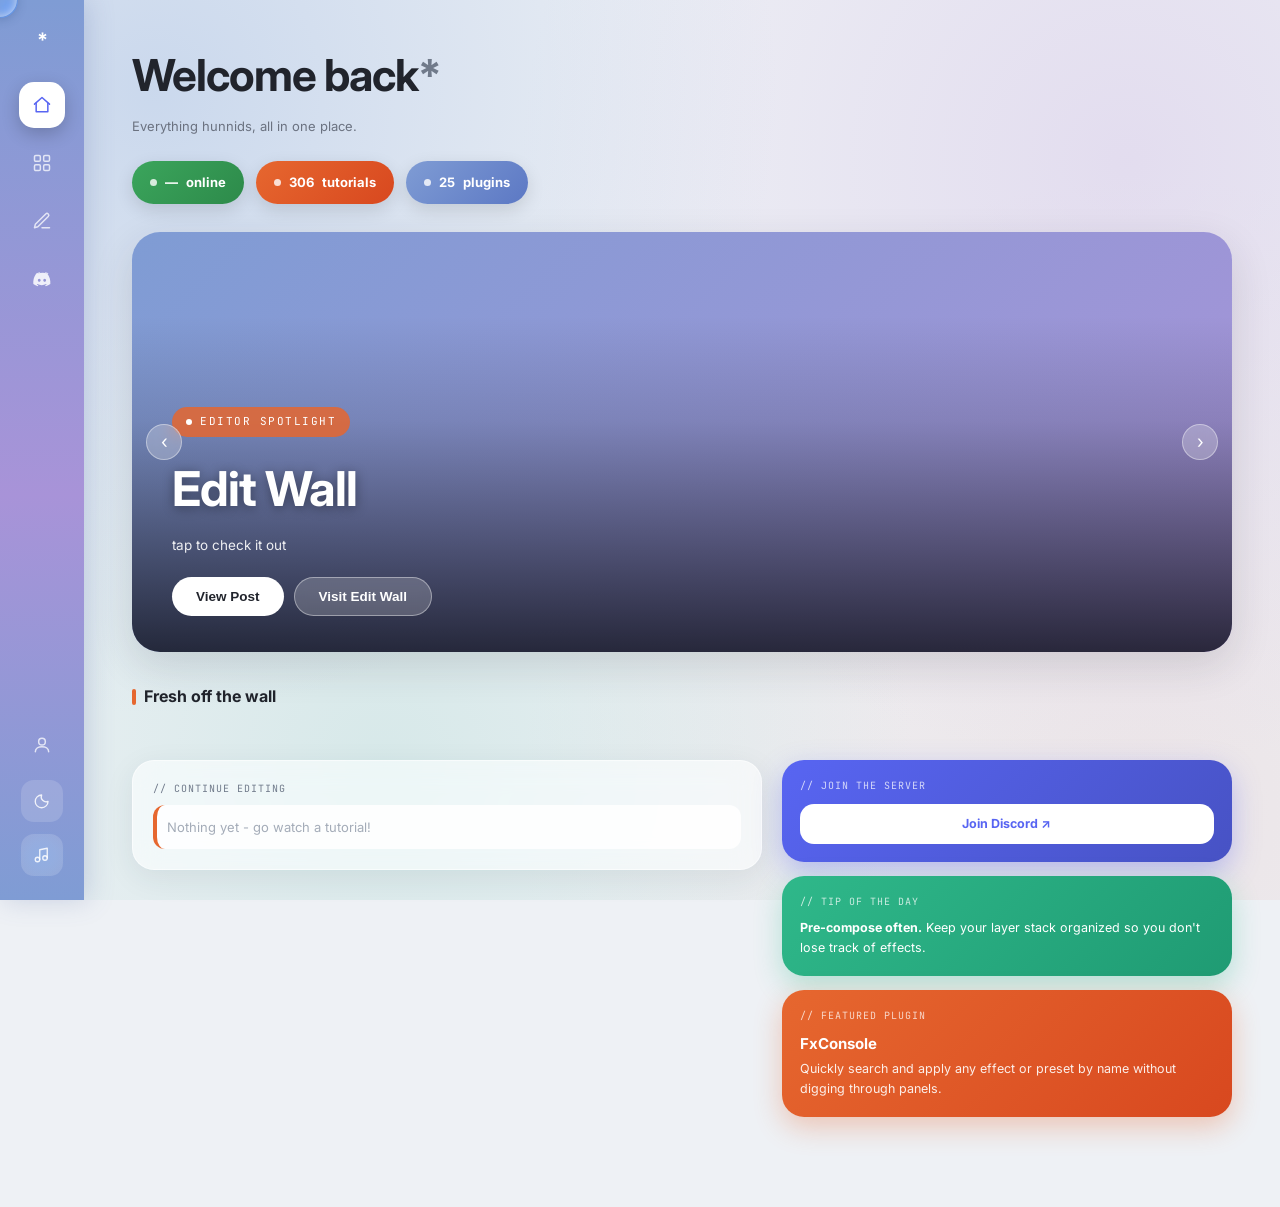
<file: index.html>
<!DOCTYPE html>
<html lang="en">
<head>
  <meta charset="UTF-8" />
  <meta name="viewport" content="width=device-width, initial-scale=1.0" />
  <link rel="icon" type="image/png" href="assets/hunnids%20shape%20files/favicon-32.png">
  <link rel="apple-touch-icon" href="assets/hunnids%20shape%20files/favicon-180.png">
  <!-- Cloudflare Web Analytics --><script type='module' src='https://static.cloudflareinsights.com/beacon.min.js' data-cf-beacon='{"token": "41faa7d6bbb0425a99de71b7d1bb3deb"}'></script><!-- End Cloudflare Web Analytics -->
  <title>hunnids*</title>
  <style>
    @import url('https://fonts.googleapis.com/css2?family=Inter:wght@400;500;600;700;800&family=JetBrains+Mono:wght@400;500&display=swap');

    :root {
      --bg: #eef1f5;
      --bg-card: rgba(255,255,255,0.6);
      --bg-hover: rgba(255,255,255,0.85);
      --border: rgba(255,255,255,0.55);
      --border-hover: rgba(140,150,165,0.35);
      --text-primary: #2c313a;
      --text-secondary: #6b7280;
      --text-muted: #a4acb8;
      --brown: #3a3f4a;
      --brown-dim: #21242c;
      --brown-light: #707a8a;
      --shadow-soft: 0 8px 30px rgba(40,45,60,0.08);
      --shadow-pop: 0 14px 40px rgba(40,45,60,0.14);
    }
    * { box-sizing: border-box; margin: 0; padding: 0; }
    html { scroll-behavior: smooth; scrollbar-width: thin; scrollbar-color: var(--border-hover) transparent; -webkit-text-size-adjust: 100%; text-size-adjust: 100%; }
    a { text-decoration: none; color: inherit; }
    body {
      background: var(--bg);
      background-image:
        radial-gradient(circle at 12% 10%, rgba(173,196,230,0.55) 0%, transparent 45%),
        radial-gradient(circle at 88% 18%, rgba(210,190,230,0.40) 0%, transparent 45%),
        radial-gradient(circle at 30% 85%, rgba(180,220,215,0.40) 0%, transparent 45%),
        radial-gradient(circle at 90% 90%, rgba(230,200,200,0.30) 0%, transparent 45%);
      background-attachment: fixed;
      color: var(--text-primary);
      font-family: 'Inter', sans-serif;
      font-size: 14px;
      line-height: 1.6;
      min-height: 100vh;
      transition: background-color 0.35s ease, color 0.35s ease;
    }
    body, body * {
      transition: background-color 0.35s ease, border-color 0.35s ease, color 0.25s ease;
    }
    body.dark-mode {
      --bg: #0f1117;
      --bg-card: rgba(22,27,40,0.75);
      --bg-hover: rgba(30,36,54,0.9);
      --border: rgba(255,255,255,0.08);
      --border-hover: rgba(255,255,255,0.15);
      --text-primary: #e8eaf0;
      --text-secondary: #8892a4;
      --text-muted: #4a5268;
      --brown: #8ba0c4;
      --brown-dim: #c4d4f0;
      --brown-light: #5a7aaa;
      --shadow-soft: 0 8px 30px rgba(0,0,0,0.3);
      --shadow-pop: 0 14px 40px rgba(0,0,0,0.5);
    }

    /* ── layout shell: icon rail + main column ── */
    .shell { display: flex; min-height: 100vh; }

    .rail {
      width: 84px; flex-shrink: 0; display: flex; flex-direction: column; align-items: center;
      gap: 12px; padding: 24px 0; background: linear-gradient(180deg, #7f9cd4, #a893d8 55%, #7f9cd4);
      position: sticky; top: 0; height: 100vh; box-shadow: 4px 0 24px rgba(90,110,170,0.25);
    }
    .rail-brand { font-family: 'Inter', sans-serif; font-weight: 700; font-size: 20px; color: #fff; margin-bottom: 14px; }
    .rail-icon {
      width: 46px; height: 46px; border-radius: 15px; display: flex; align-items: center; justify-content: center;
      color: rgba(255,255,255,0.75); transition: all 0.15s; position: relative;
    }
    .rail-icon:hover { background: rgba(255,255,255,0.18); color: #fff; }
    .rail-icon.active { background: #fff; color: #5865F2; box-shadow: 0 6px 18px rgba(0,0,0,0.2); }
    .rail-spacer { flex: 1; }
    .rail-icon.discord-icon { color: rgba(255,255,255,0.85); }
    .rail-icon.discord-icon:hover { color: #fff; }

    .main-col { flex: 1; min-width: 0; padding: 40px 48px 90px; max-width: 1400px; margin: 0 auto; }
    .hub-greeting { font-family: 'Inter', sans-serif; font-size: 44px; font-weight: 700; color: var(--brown-dim); margin-bottom: 6px; letter-spacing: -1px; }
    .hub-greeting span { color: var(--brown-light); }
    .hub-sub { font-size: 13px; color: var(--text-secondary); margin-bottom: 24px; }

    .stat-pills { display: flex; gap: 12px; margin-bottom: 28px; flex-wrap: wrap; }
    .stat-pill {
      display: flex; align-items: center; gap: 8px; padding: 11px 18px; border-radius: 30px;
      color: #fff; font-size: 13px; font-weight: 700; box-shadow: 0 6px 18px rgba(0,0,0,0.12);
    }
    .stat-pill.online { background: linear-gradient(135deg, #3ba55c, #2d8a4a); }
    .stat-pill.tutorials { background: linear-gradient(135deg, #e6672f, #d8481f); }
    .stat-pill.plugins { background: linear-gradient(135deg, #7f9cd4, #5c78c4); }
    .stat-pill .dot { width: 7px; height: 7px; border-radius: 50%; background: rgba(255,255,255,0.8); flex-shrink: 0; }
    .stat-pill .num { color: #fff; }

    /* ── hero / spotlight carousel ── */
    .hero {
      position: relative; border-radius: 28px; overflow: hidden; height: 420px;
      background: linear-gradient(135deg, #7f9cd4, #a893d8); box-shadow: var(--shadow-pop); margin-bottom: 18px;
    }
    .hero-bg { position: absolute; inset: 0; background-size: cover; background-position: center; opacity: 0; transition: opacity 0.5s ease; }
    .hero-bg.visible { opacity: 1; }
    .hero-scrim { position: absolute; inset: 0; background: linear-gradient(to top, rgba(10,12,20,0.8), rgba(10,12,20,0.15) 55%, transparent 80%); }
    .hero-content { position: relative; z-index: 1; height: 100%; display: flex; flex-direction: column; justify-content: flex-end; padding: 36px 40px; }
    .hero-eyebrow {
      display: inline-flex; align-items: center; gap: 8px; width: fit-content;
      font-family: 'JetBrains Mono', monospace; font-size: 11px; color: #fff; letter-spacing: 1.5px; text-transform: uppercase;
      margin-bottom: 14px; background: rgba(230,103,47,0.85); backdrop-filter: blur(6px); padding: 6px 14px; border-radius: 20px;
    }
    .hero-pulse { width: 6px; height: 6px; border-radius: 50%; background: #fff; animation: pulseDot 1.6s ease-in-out infinite; }
    @keyframes pulseDot { 0%,100%{opacity:1} 50%{opacity:0.35} }
    .hero-title { font-family: 'Inter', sans-serif; font-size: 48px; font-weight: 700; color: #fff; text-shadow: 0 2px 12px rgba(0,0,0,0.4); margin-bottom: 8px; letter-spacing: -1px; }
    .hero-meta { font-size: 13.5px; color: rgba(255,255,255,0.9); margin-bottom: 20px; }
    .hero-actions { display: flex; gap: 10px; }
    .hero-btn {
      padding: 11px 24px; border-radius: 24px; font-weight: 700; font-size: 13.5px; border: none; cursor: pointer;
    }
    .hero-btn--primary { background: #fff; color: var(--brown-dim); }
    .hero-btn--ghost { background: rgba(255,255,255,0.2); color: #fff; backdrop-filter: blur(6px); border: 1px solid rgba(255,255,255,0.4); }
    .hero-arrow {
      position: absolute; top: 50%; transform: translateY(-50%); z-index: 2; width: 36px; height: 36px;
      border-radius: 50%; background: rgba(255,255,255,0.25); backdrop-filter: blur(8px); border: 1px solid rgba(255,255,255,0.4);
      color: #fff; font-size: 18px; cursor: pointer; display: flex; align-items: center; justify-content: center;
      transition: background 0.15s;
    }
    .hero-arrow:hover { background: rgba(255,255,255,0.4); }
    .hero-arrow-left { left: 14px; }
    .hero-arrow-right { right: 14px; }
    .hero-dots { position: absolute; bottom: 14px; right: 20px; display: flex; gap: 6px; z-index: 2; }
    .hero-dot { width: 6px; height: 6px; border-radius: 50%; background: rgba(255,255,255,0.4); cursor: pointer; transition: all 0.2s; }
    .hero-dot.active { width: 18px; border-radius: 3px; background: #fff; }

    /* ── horizontal scroll strip ── */
    .strip-label {
      display: flex; align-items: center; gap: 8px; font-family: 'Inter', sans-serif; font-size: 16px; font-weight: 700;
      color: var(--brown-dim); margin: 32px 0 14px;
    }
    .strip-label::before { content: ''; width: 4px; height: 16px; border-radius: 3px; background: #e6672f; }
    .strip-row { display: flex; gap: 14px; overflow-x: auto; padding-bottom: 8px; scrollbar-width: thin; }
    .strip-card {
      flex-shrink: 0; width: 210px; border-radius: 20px; overflow: hidden; background: var(--bg-card);
      border: 1px solid var(--border); box-shadow: var(--shadow-soft); cursor: pointer; transition: transform 0.15s, background-color 0.35s;
      position: relative;
    }
    .strip-card:hover { transform: translateY(-5px); box-shadow: var(--shadow-pop); }
    .strip-card img { width: 100%; height: 155px; object-fit: cover; display: block; }
    .strip-card-tag {
      position: absolute; top: 10px; left: 10px; background: rgba(230,103,47,0.9); color: #fff;
      font-family: 'JetBrains Mono', monospace; font-size: 9px; font-weight: 700; text-transform: uppercase;
      padding: 4px 10px; border-radius: 12px; backdrop-filter: blur(4px);
    }
    .strip-card-info { padding: 12px 14px; font-size: 12px; }
    .strip-card-user { font-weight: 700; color: var(--text-primary); white-space: nowrap; overflow: hidden; text-overflow: ellipsis; font-size: 14px; }
    .strip-card-stats { color: var(--text-muted); font-family: 'JetBrains Mono', monospace; font-size: 11px; margin-top: 4px; }

    /* ── lower split: continue editing + widget stack ── */
    .lower-split { display: grid; grid-template-columns: 1.4fr 1fr; gap: 20px; margin-top: 28px; align-items: start; }
    @media (max-width: 900px) { .lower-split { grid-template-columns: 1fr; } }

    .ce-mini-card {
      background: var(--bg-card); backdrop-filter: blur(14px) saturate(150%); border: 1px solid var(--border);
      border-radius: 22px; padding: 20px; box-shadow: var(--shadow-soft);
    }
    .ce-mini-row {
      display: flex; align-items: center; gap: 12px; padding: 12px 10px; font-size: 13px;
      border-radius: 12px; border-left: 4px solid #e6672f; margin-bottom: 8px; background: var(--bg-hover);
    }
    .ce-mini-row:last-child { margin-bottom: 0; }
    .ce-mini-badge {
      font-family: 'JetBrains Mono', monospace; font-size: 9.5px; font-weight: 700; text-transform: uppercase;
      color: #fff; background: #e6672f; border-radius: 6px; padding: 4px 8px; flex-shrink: 0;
    }
    .ce-mini-title { font-weight: 700; white-space: nowrap; overflow: hidden; text-overflow: ellipsis; }

    .widget-stack { display: flex; flex-direction: column; gap: 14px; }
    .w-card {
      border-radius: 22px; background: var(--bg-card); backdrop-filter: blur(14px) saturate(150%);
      border: 1px solid var(--border); box-shadow: var(--shadow-soft); padding: 18px;
    }
    .w-label { font-family: 'JetBrains Mono', monospace; font-size: 10px; color: var(--brown-light); letter-spacing: 1px; text-transform: uppercase; margin-bottom: 8px; }

    /* color-blocked widget treatments, committing to the reference's
       vivid gradient credit-card style instead of neutral glass */
    .discord-card {
      background: linear-gradient(135deg, #5865F2, #4752c4); border: none; color: #fff;
      box-shadow: 0 10px 28px rgba(88,101,242,0.35);
    }
    .discord-card .w-label { color: rgba(255,255,255,0.75); }
    .discord-online-row { display: flex; align-items: center; gap: 8px; }
    .discord-btn {
      display: block; margin-top: 10px; text-align: center; padding: 10px; border-radius: 14px;
      background: #fff; color: #5865F2; font-weight: 700; font-size: 12.5px;
    }

    .tip-card {
      background: linear-gradient(135deg, #2fb88a, #1f9b73); border: none; color: #fff;
      box-shadow: 0 10px 28px rgba(47,184,138,0.3);
    }
    .tip-card .w-label { color: rgba(255,255,255,0.75); }
    .tip-text { font-size: 12.5px; color: #fff; }

    .plugin-card {
      background: linear-gradient(135deg, #e6672f, #d8481f); border: none; color: #fff;
      box-shadow: 0 10px 28px rgba(230,103,47,0.32);
    }
    .plugin-card .w-label { color: rgba(255,255,255,0.75); }
    .plugin-text { font-size: 12.5px; color: rgba(255,255,255,0.9); }
    .plugin-name { font-weight: 700; font-size: 15px; margin-bottom: 3px; color: #fff; }

    .toggle-row { display: flex; gap: 8px; margin-top: 4px; }
    .rail-toggle {
      width: 42px; height: 42px; border-radius: 13px; border: none; background: rgba(255,255,255,0.15);
      color: rgba(255,255,255,0.85); cursor: pointer; display: flex; align-items: center; justify-content: center; position: relative; overflow: visible;
    }
    .rail-toggle:hover { background: rgba(255,255,255,0.25); color: #fff; }

    @media (max-width: 700px) {
      .rail { display: none; }
      .main-col { padding: 24px 16px 60px; }
      .hero { height: 240px; }
      .hero-title { font-size: 20px; }
    }
  </style>
</head>
<body>

<div class="shell">
  <nav class="rail">
    <div class="rail-brand">*</div>
    <a class="rail-icon active" href="index.html" title="Home">
      <svg viewBox="0 0 24 24" width="20" height="20" fill="none" stroke="currentColor" stroke-width="1.8" stroke-linecap="round" stroke-linejoin="round"><path d="M3 11l9-8 9 8"/><path d="M5 10v10h14V10"/></svg>
    </a>
    <a class="rail-icon" href="resources.html" title="Resources">
      <svg viewBox="0 0 24 24" width="20" height="20" fill="none" stroke="currentColor" stroke-width="1.8" stroke-linecap="round" stroke-linejoin="round"><rect x="3" y="3" width="7" height="7" rx="1.5"/><rect x="14" y="3" width="7" height="7" rx="1.5"/><rect x="3" y="14" width="7" height="7" rx="1.5"/><rect x="14" y="14" width="7" height="7" rx="1.5"/></svg>
    </a>
    <a class="rail-icon" href="edit-wall.html" title="Edit Wall">
      <svg viewBox="0 0 24 24" width="20" height="20" fill="none" stroke="currentColor" stroke-width="1.8" stroke-linecap="round" stroke-linejoin="round"><path d="M12 20h9"/><path d="M16.5 3.5a2.1 2.1 0 0 1 3 3L7 19l-4 1 1-4Z"/></svg>
    </a>
    <a class="rail-icon discord-icon" href="https://discord.gg/AcuUU2zpdD" target="_blank" title="Join Discord">
      <svg viewBox="0 0 24 24" width="20" height="20" fill="currentColor"><path d="M20.3 5.3A17.6 17.6 0 0 0 15.9 4l-.3.6a12.9 12.9 0 0 1 3.7 1.4 15.5 15.5 0 0 0-13.2 0 12 12 0 0 1 3.7-1.4L9.5 4a17.5 17.5 0 0 0-4.4 1.3C2 9.6 1.3 13.8 1.6 18a17.7 17.7 0 0 0 5.3 2.6l.8-1.2a11.6 11.6 0 0 1-1.9-.9l.5-.4a12.6 12.6 0 0 0 10.8 0l.5.4a11.6 11.6 0 0 1-1.9.9l.8 1.2A17.6 17.6 0 0 0 22 18c.4-4.8-.8-9-3.7-12.7ZM8.7 15.4c-.9 0-1.7-.9-1.7-1.9s.7-1.9 1.7-1.9 1.7.9 1.7 1.9-.8 1.9-1.7 1.9Zm6.5 0c-.9 0-1.7-.9-1.7-1.9s.7-1.9 1.7-1.9 1.7.9 1.7 1.9-.7 1.9-1.7 1.9Z"/></svg>
    </a>
    <div class="rail-spacer"></div>
    <a class="rail-icon" href="#" id="rail-profile-slot" title="Loading...">
      <svg viewBox="0 0 24 24" width="20" height="20" fill="none" stroke="currentColor" stroke-width="1.8" stroke-linecap="round" stroke-linejoin="round"><circle cx="12" cy="8" r="4"/><path d="M4 20c0-4 4-6 8-6s8 2 8 6"/></svg>
    </a>
    <button class="rail-icon rail-toggle" onclick="toggleDark()" id="dark-toggle" title="Toggle dark mode">
      <svg class="theme-icon theme-icon--moon" viewBox="0 0 24 24" width="18" height="18" fill="none" stroke="currentColor" stroke-width="1.8" stroke-linecap="round" stroke-linejoin="round"><path d="M20 12.5A8.5 8.5 0 1 1 11.5 4a6.5 6.5 0 0 0 8.5 8.5z"/></svg>
      <svg class="theme-icon theme-icon--sun" viewBox="0 0 24 24" width="18" height="18" fill="none" stroke="currentColor" stroke-width="1.8" stroke-linecap="round" stroke-linejoin="round" style="display:none"><circle cx="12" cy="12" r="4"/><path d="M12 2v2M12 20v2M4 12H2M22 12h-2M5 5l1.4 1.4M17.6 17.6L19 19M19 5l-1.4 1.4M6.4 17.6L5 19"/></svg>
    </button>
    <button class="rail-icon rail-toggle" onclick="toggleMusic()" id="music-toggle" title="Now playing">
      <svg viewBox="0 0 24 24" width="18" height="18" fill="none" stroke="currentColor" stroke-width="1.8" stroke-linecap="round" stroke-linejoin="round"><path d="M9 18V5l10-2v13"/><circle cx="6" cy="18" r="3"/><circle cx="16" cy="16" r="3"/></svg>
    </button>
  </nav>

  <div class="main-col">
    <div class="hub-greeting">Welcome back<span>*</span></div>
    <div class="hub-sub">Everything hunnids, all in one place.</div>

    <div class="stat-pills" id="stat-pills">
      <div class="stat-pill online"><span class="dot"></span> <span class="num" id="pill-online">—</span> online</div>
      <div class="stat-pill tutorials"><span class="dot"></span> <span class="num" id="pill-tutorials">—</span> tutorials</div>
      <div class="stat-pill plugins"><span class="dot"></span> <span class="num" id="pill-plugins">—</span> plugins</div>
    </div>

    <!-- Hero: Editor Spotlight carousel -->
    <div class="hero" id="hero">
      <div class="hero-bg" id="hero-bg-a"></div>
      <div class="hero-bg" id="hero-bg-b"></div>
      <div class="hero-scrim"></div>
      <div class="hero-content">
        <div class="hero-eyebrow"><span class="hero-pulse"></span> Editor Spotlight</div>
        <div class="hero-title" id="hero-title">Loading...</div>
        <div class="hero-meta" id="hero-meta"></div>
        <div class="hero-actions">
          <button class="hero-btn hero-btn--primary" onclick="location.href='edit-wall.html'">View Post</button>
          <button class="hero-btn hero-btn--ghost" onclick="location.href='edit-wall.html'">Visit Edit Wall</button>
        </div>
      </div>
      <div class="hero-arrow hero-arrow-left" onclick="heroPrev()">‹</div>
      <div class="hero-arrow hero-arrow-right" onclick="heroNext()">›</div>
      <div class="hero-dots" id="hero-dots"></div>
    </div>

    <div class="strip-label">Fresh off the wall</div>
    <div class="strip-row" id="strip-row">
      <div class="strip-card"><div style="height:100px; display:flex; align-items:center; justify-content:center; color:var(--text-muted); font-size:11px;">loading...</div></div>
    </div>

    <div class="lower-split">
      <div class="ce-mini-card">
        <div class="w-label">// continue editing</div>
        <div id="ce-mini-list"><div class="ce-mini-row" style="color:var(--text-muted)">Nothing yet - go watch a tutorial!</div></div>
      </div>

      <div class="widget-stack">
        <div class="w-card discord-card">
          <div class="w-label">// join the server</div>
          <div id="discord-widget-hub">
            <div class="discord-online-row"><span style="width:7px;height:7px;border-radius:50%;background:rgba(255,255,255,0.6);"></span> loading...</div>
          </div>
        </div>
        <div class="w-card tip-card">
          <div class="w-label">// tip of the day</div>
          <div class="tip-text" id="tip-text">Loading...</div>
        </div>
        <a class="w-card plugin-card" href="resources.html" id="plugin-card">
          <div class="w-label">// featured plugin</div>
          <div class="plugin-name" id="plugin-name">Loading...</div>
          <div class="plugin-text" id="plugin-text"></div>
        </a>
      </div>
    </div>
  </div>
</div>

<script src="auth.js"></script>
<script>
  function toggleDark() {
    const isDark = document.body.classList.toggle('dark-mode');
    localStorage.setItem('hunnids-theme', isDark ? 'dark' : 'light');
    setThemeIcon(isDark);
  }
  function setThemeIcon(isDark) {
    const btn = document.getElementById('dark-toggle');
    if (!btn) return;
    btn.querySelector('.theme-icon--moon').style.display = isDark ? 'none' : 'block';
    btn.querySelector('.theme-icon--sun').style.display = isDark ? 'block' : 'none';
  }
  if (localStorage.getItem('hunnids-theme') === 'dark') {
    document.body.classList.add('dark-mode');
    setThemeIcon(true);
  }
  function toggleMusic() {
    if (window.HunnidsMiniplayer) window.HunnidsMiniplayer.toggle();
  }

  const API_BASE = 'https://hunnids-discord-bot.onrender.com';
  const TOKEN_KEY = 'hunnids_token';
  const token = localStorage.getItem(TOKEN_KEY);

  function escapeHtml(str) {
    return (str || '').replace(/[&<>"']/g, c => ({'&':'&amp;','<':'&lt;','>':'&gt;','"':'&quot;',"'":'&#39;'}[c]));
  }

  // ── Rail profile/login slot ──
  (function setupRailProfile() {
    const slot = document.getElementById('rail-profile-slot');
    if (!slot) return;
    if (token) {
      let avatarUrl = null;
      try { avatarUrl = JSON.parse(atob(token.split('.')[1])).avatar_url; } catch (e) {}
      slot.href = 'profile.html';
      slot.title = 'Your profile';
      if (avatarUrl) {
        slot.innerHTML = `<img src="${avatarUrl}" alt="" style="width:32px; height:32px; border-radius:50%; object-fit:cover;" />`;
      }
    } else {
      slot.href = '#';
      slot.title = 'Log in with Discord';
      slot.addEventListener('click', (e) => {
        e.preventDefault();
        if (window.HunnidsAuth) window.HunnidsAuth.loginWithDiscord();
      });
    }
  })();

  // ── Hero carousel: top 5 most recent Edit Wall posts ──
  let heroPosts = [];
  let heroIndex = 0;
  let heroTimer = null;
  let heroActiveLayer = 'a';

  function renderHero() {
    if (heroPosts.length === 0) return;
    const post = heroPosts[heroIndex];

    const showingEl = document.getElementById(`hero-bg-${heroActiveLayer}`);
    const nextLayer = heroActiveLayer === 'a' ? 'b' : 'a';
    const hiddenEl = document.getElementById(`hero-bg-${nextLayer}`);

    hiddenEl.style.backgroundImage = `url(${post.image_url})`;
    // Force the browser to register the new image before fading it in,
    // otherwise the opacity transition can fire before the image loads.
    requestAnimationFrame(() => {
      hiddenEl.classList.add('visible');
      showingEl.classList.remove('visible');
    });
    heroActiveLayer = nextLayer;

    document.getElementById('hero-title').textContent = post.username || 'unknown';
    document.getElementById('hero-meta').textContent = `♥ ${post.like_count} · 💬 ${post.comment_count}`;
    document.getElementById('hero-dots').innerHTML = heroPosts.map((_, i) =>
      `<div class="hero-dot ${i === heroIndex ? 'active' : ''}" onclick="heroGoTo(${i})"></div>`
    ).join('');
  }
  function heroGoTo(i) { heroIndex = i; renderHero(); resetHeroTimer(); }
  function heroNext() { heroIndex = (heroIndex + 1) % heroPosts.length; renderHero(); resetHeroTimer(); }
  function heroPrev() { heroIndex = (heroIndex - 1 + heroPosts.length) % heroPosts.length; renderHero(); resetHeroTimer(); }
  function resetHeroTimer() {
    clearInterval(heroTimer);
    if (heroPosts.length > 1) heroTimer = setInterval(heroNext, 6000);
  }

  fetch(`${API_BASE}/api/posts?offset=0`)
    .then(r => r.json())
    .then(data => {
      heroPosts = (data.posts || []).slice(0, 5);
      if (heroPosts.length === 0) {
        document.getElementById('hero-title').textContent = 'Nothing posted yet';
        document.getElementById('hero-meta').textContent = 'be the first on the Edit Wall';
        document.querySelector('.hero-arrow-left').style.display = 'none';
        document.querySelector('.hero-arrow-right').style.display = 'none';
        return;
      }
      renderHero();
      resetHeroTimer();

      // Fresh off the wall strip
      const strip = document.getElementById('strip-row');
      strip.innerHTML = heroPosts.map(p => `
        <div class="strip-card" onclick="location.href='edit-wall.html'">
          <img src="${p.image_url}" alt="" loading="lazy" />
          <div class="strip-card-tag">${p.source === 'artwall' ? 'Art' : 'Edit'}</div>
          <div class="strip-card-info">
            <div class="strip-card-user">${escapeHtml(p.username || 'unknown')}</div>
            <div class="strip-card-stats">♥ ${p.like_count} · 💬 ${p.comment_count}</div>
          </div>
        </div>
      `).join('');
    })
    .catch(() => {
      document.getElementById('hero-title').textContent = 'Edit Wall';
      document.getElementById('hero-meta').textContent = 'tap to check it out';
      document.getElementById('strip-row').innerHTML = '';
    });

  // ── Continue Editing mini list (reuses the same localStorage data as the Resources page) ──
  (function loadContinueEditingMini() {
    try {
      const viewed = JSON.parse(localStorage.getItem('hunnids_recently_viewed')) || [];
      const list = document.getElementById('ce-mini-list');
      if (viewed.length === 0) return;
      list.innerHTML = viewed.slice(0, 5).map(item => `
        <div class="ce-mini-row">
          <span class="ce-mini-badge">${escapeHtml(item.type || '')}</span>
          <span class="ce-mini-title">${escapeHtml((item.meta && item.meta.title) || item.id)}</span>
        </div>
      `).join('');
    } catch (e) {}
  })();

  // ── Join the Server (Discord widget) ──
  (function loadDiscordWidget() {
    const el = document.getElementById('discord-widget-hub');
    const inviteFallback = 'https://discord.gg/AcuUU2zpdD';
    fetch('https://discord.com/api/guilds/1220589442775908372/widget.json')
      .then(r => r.json())
      .then(data => {
        const inviteUrl = data.instant_invite || inviteFallback;
        const online = data.presence_count ?? '—';
        const avatars = (data.members || []).slice(0, 5).map(m =>
          `<img src="${m.avatar_url}" alt="" title="${m.username}" style="width:26px; height:26px; border-radius:50%; border:2px solid #5865F2; margin-left:-8px; box-shadow: 0 2px 6px rgba(0,0,0,0.2);" />`
        ).join('');
        el.innerHTML = `
          <div class="discord-online-row">
            <span style="width:7px;height:7px;border-radius:50%;background:#3ba55c;box-shadow:0 0 6px #3ba55c;"></span>
            <span style="font-weight:700; font-size:13px;">${online} online</span>
          </div>
          ${avatars ? `<div style="display:flex; padding-left:8px; margin-top:6px;">${avatars}</div>` : ''}
          <a class="discord-btn" href="${inviteUrl}" target="_blank">Join Discord ↗</a>
        `;
        document.getElementById('pill-online').textContent = online;
      })
      .catch(() => {
        el.innerHTML = `<a class="discord-btn" href="${inviteFallback}" target="_blank">Join Discord ↗</a>`;
      });
  })();

  // ── Tip of the Day ──
  const TIPS = [
    "<strong>Use proxies.</strong> If AE is running slow, create proxy files for your heavy footage.",
    "<strong>Pre-compose often.</strong> Keep your layer stack organized so you don't lose track of effects.",
    "<strong>Cache your previews.</strong> RAM preview before rendering to catch mistakes early.",
    "<strong>Name your layers.</strong> Future-you will thank present-you when revisiting a project.",
    "<strong>Save incrementally.</strong> Ctrl/Cmd+Shift+S every so often - version history is a lifesaver.",
  ];
  document.getElementById('tip-text').innerHTML = TIPS[Math.floor(Date.now() / 86400000) % TIPS.length];
</script>

<script src="resources.js"></script>
<script src="tutorials-data.js"></script>
<script>
  (function loadFeaturedPlugin() {
    try {
      const featured = (typeof resources !== 'undefined' ? resources : []).filter(r => r.featured);
      const pick = featured[Math.floor(Date.now() / 86400000) % (featured.length || 1)];
      const card = document.getElementById('plugin-card');
      if (pick) {
        document.getElementById('plugin-name').textContent = pick.name;
        document.getElementById('plugin-text').textContent = pick.desc || 'tap to view →';
        if (pick.link) {
          card.href = pick.link;
          card.target = '_blank';
        }
      } else {
        document.getElementById('plugin-name').textContent = 'Browse Resources';
        document.getElementById('plugin-text').textContent = 'plugins, extensions, and more →';
      }
    } catch (e) {
      document.getElementById('plugin-name').textContent = 'Browse Resources';
      document.getElementById('plugin-text').textContent = 'plugins, extensions, and more →';
    }

    try {
      const pluginCount = (typeof resources !== 'undefined' ? resources : []).length;
      document.getElementById('pill-plugins').textContent = pluginCount;
      const tutorialCount = typeof tutorials !== 'undefined' ? tutorials.length : (typeof guides !== 'undefined' ? guides.length : '—');
      document.getElementById('pill-tutorials').textContent = tutorialCount;
    } catch (e) {}
  })();
</script>

<script src="sounds.js"></script>
<script src="music.js"></script>
<script src="miniplayer.js"></script>
<script src="cursor.js"></script>
</body>
</html>
</file>
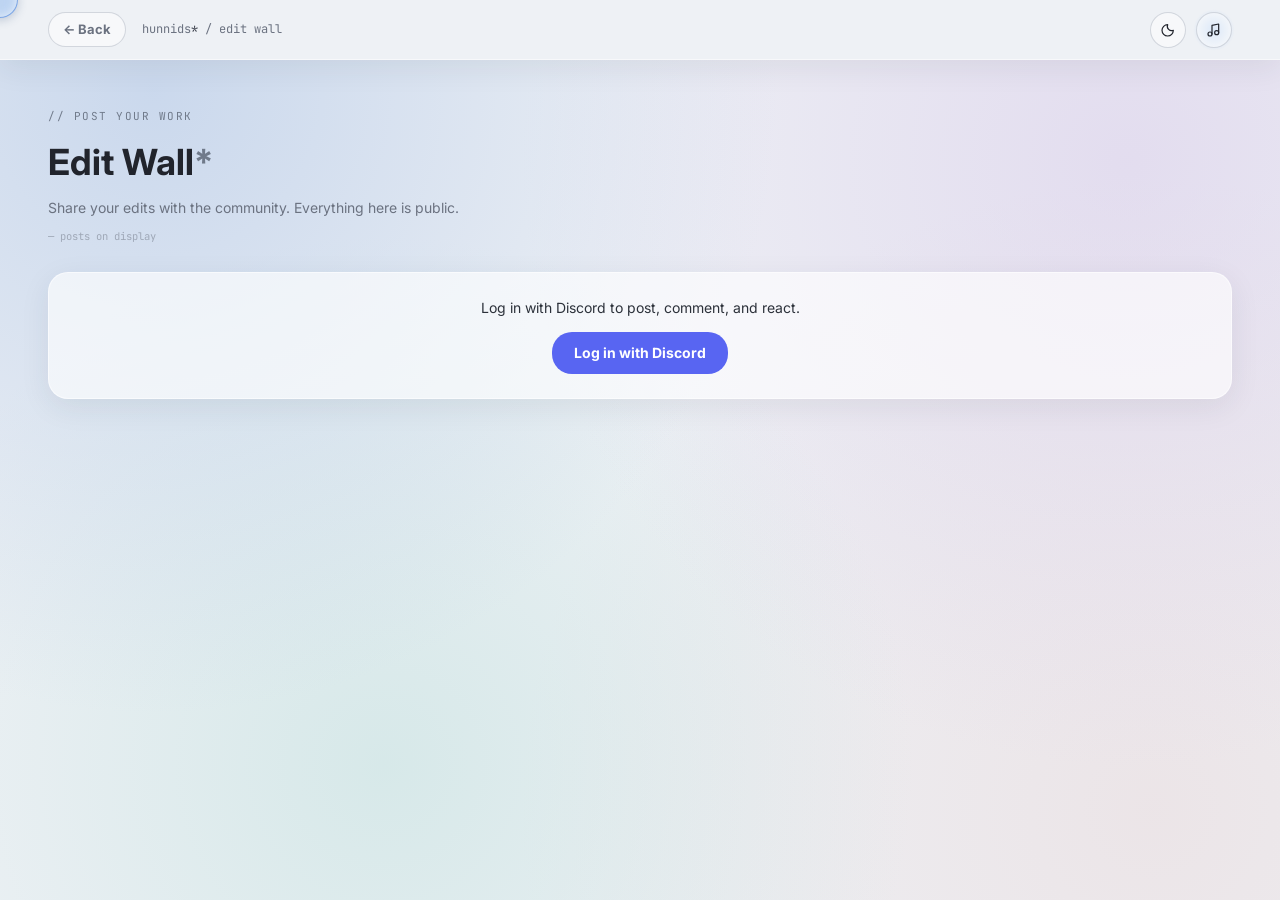
<file: art-wall.html>
<!DOCTYPE html>
<html lang="en">
<head>
  <meta charset="UTF-8" />
  <meta http-equiv="refresh" content="0; url=edit-wall.html" />
  <link rel="canonical" href="edit-wall.html" />
  <title>hunnids* / redirecting...</title>
  <script>
    // Art Wall and Edit Wall are now one merged feed - this page exists
    // only so old bookmarks/shared links to art-wall.html still land
    // somewhere real instead of 404ing.
    window.location.replace('edit-wall.html');
  </script>
</head>
<body>
  <p>Art Wall has merged into <a href="edit-wall.html">the Edit Wall</a> - redirecting you there now.</p>
</body>
</html>
</file>
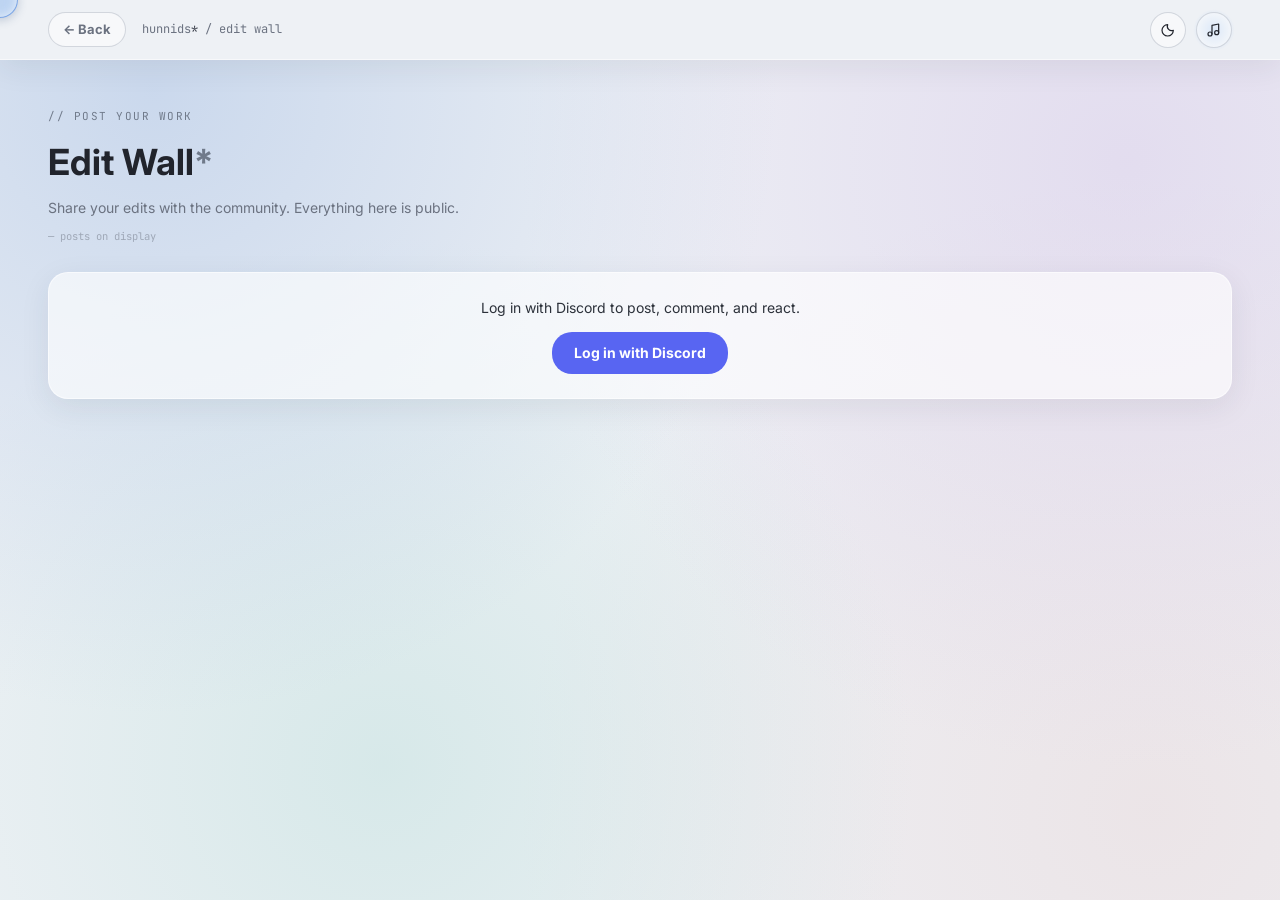
<file: edit-wall.html>
<!DOCTYPE html>
<html lang="en">
<head>
  <meta charset="UTF-8" />
  <meta name="viewport" content="width=device-width, initial-scale=1.0" />
  <link rel="icon" type="image/png" href="assets/hunnids%20shape%20files/favicon-32.png">
  <link rel="apple-touch-icon" href="assets/hunnids%20shape%20files/favicon-180.png">
  <title>hunnids* / edit wall</title>
  <style>
    @import url('https://fonts.googleapis.com/css2?family=Inter:wght@400;500;600;700;800&family=JetBrains+Mono:wght@400;500&display=swap');

    :root {
      --bg: #eef1f5;
      --bg-card: rgba(255,255,255,0.62);
      --bg-hover: rgba(255,255,255,0.85);
      --border: rgba(255,255,255,0.55);
      --border-hover: rgba(140,150,165,0.35);
      --text-primary: #2c313a;
      --text-secondary: #6b7280;
      --text-muted: #a4acb8;
      --brown: #3a3f4a;
      --brown-dim: #21242c;
      --brown-light: #707a8a;
      --shadow-soft: 0 8px 30px rgba(40,45,60,0.08);
      --shadow-pop: 0 14px 40px rgba(40,45,60,0.14);
    }
    * { box-sizing: border-box; margin: 0; padding: 0; }
    html { scroll-behavior: smooth; scrollbar-width: thin; scrollbar-color: var(--border-hover) transparent; -webkit-text-size-adjust: 100%; text-size-adjust: 100%; }
    body {
      background: var(--bg);
      background-image:
        radial-gradient(circle at 12% 10%, rgba(173,196,230,0.55) 0%, transparent 45%),
        radial-gradient(circle at 88% 18%, rgba(210,190,230,0.40) 0%, transparent 45%),
        radial-gradient(circle at 30% 85%, rgba(180,220,215,0.40) 0%, transparent 45%),
        radial-gradient(circle at 90% 90%, rgba(230,200,200,0.30) 0%, transparent 45%);
      background-attachment: fixed;
      color: var(--text-primary);
      font-family: 'Inter', sans-serif;
      font-size: 14px;
      line-height: 1.6;
      min-height: 100vh;
    }
    body.dark-mode {
      --bg: #0f1117;
      --bg-card: rgba(22,27,40,0.75);
      --bg-hover: rgba(30,36,54,0.9);
      --border: rgba(255,255,255,0.08);
      --border-hover: rgba(255,255,255,0.15);
      --text-primary: #e8eaf0;
      --text-secondary: #8892a4;
      --text-muted: #4a5268;
      --brown: #8ba0c4;
      --brown-dim: #c4d4f0;
      --brown-light: #5a7aaa;
      --shadow-soft: 0 8px 30px rgba(0,0,0,0.3);
      --shadow-pop: 0 14px 40px rgba(0,0,0,0.5);
    }

    header {
      position: sticky; top: 0; background: var(--bg);
      backdrop-filter: blur(16px) saturate(160%);
      border-bottom: 1px solid var(--border);
      padding: 0 48px; height: 60px;
      display: flex; align-items: center; justify-content: space-between;
      z-index: 100; box-shadow: var(--shadow-soft);
    }
    body.dark-mode header { background: rgba(12,15,26,0.88); }
    .header-left { display: flex; align-items: center; gap: 16px; }
    .header-right { display: flex; align-items: center; gap: 10px; }
    .back-btn {
      display: flex; align-items: center; gap: 6px;
      font-family: 'Inter', sans-serif; font-weight: 700; font-size: 13px;
      color: var(--text-secondary); text-decoration: none;
      padding: 6px 14px; border-radius: 20px; border: 1px solid var(--border-hover);
      background: rgba(255,255,255,0.5); transition: all 0.15s;
    }
    .back-btn:hover { color: var(--brown-dim); background: rgba(255,255,255,0.9); }
    body.dark-mode .back-btn { background: rgba(255,255,255,0.06); border-color: rgba(255,255,255,0.12); }
    .breadcrumb { font-family: 'JetBrains Mono', monospace; font-size: 12px; color: var(--text-secondary); }
    .breadcrumb span { color: var(--brown); }
    .dark-toggle {
      width: 36px; height: 36px; border-radius: 50%;
      border: 1px solid var(--border-hover); background: rgba(255,255,255,0.5);
      color: var(--brown-dim); cursor: pointer; display: flex;
      align-items: center; justify-content: center; font-size: 16px; transition: all 0.2s;
      position: relative; overflow: visible;
    }
    .dark-toggle:hover { background: rgba(255,255,255,0.9); transform: scale(1.08); }
    body.dark-mode .dark-toggle { background: rgba(255,255,255,0.06); border-color: rgba(255,255,255,0.12); }

    .page-wrap { max-width: 1400px; margin: 0 auto; padding: 48px 48px 80px; }
    .page-eyebrow { font-family: 'JetBrains Mono', monospace; font-size: 11px; color: var(--brown-light); letter-spacing: 1.5px; text-transform: uppercase; margin-bottom: 8px; }
    .page-title { font-family: 'Inter', sans-serif; font-size: 36px; font-weight: 700; color: var(--brown-dim); margin-bottom: 6px; }
    .page-title span { color: var(--brown-light); }
    .page-desc { font-size: 14px; color: var(--text-secondary); margin-bottom: 8px; }
    .live-count { font-family: 'JetBrains Mono', monospace; font-size: 10.5px; color: var(--text-secondary); opacity: 0.5; margin-bottom: 28px; }

    /* login gate */
    .login-gate {
      background: var(--bg-card); border: 1px solid var(--border); border-radius: 20px;
      padding: 24px; text-align: center; margin-bottom: 24px; box-shadow: var(--shadow-soft);
    }
    .login-gate a {
      display: inline-block; margin-top: 12px; background: #5865F2; color: #fff;
      font-weight: 700; padding: 10px 22px; border-radius: 20px; text-decoration: none;
    }

    /* composer */
    .composer {
      background: var(--bg-card); border: 1px solid var(--border); border-radius: 20px;
      padding: 20px; margin-bottom: 28px; box-shadow: var(--shadow-soft); display: none;
    }
    .composer.ready { display: block; }
    .composer textarea {
      width: 100%; border: 1px solid var(--border-hover); border-radius: 12px;
      background: var(--bg-hover); color: var(--text-primary); font-family: 'Inter', sans-serif;
      font-size: 13.5px; padding: 10px 12px; resize: vertical; min-height: 50px; margin-bottom: 10px;
    }
    .composer-row { display: flex; align-items: center; justify-content: space-between; gap: 10px; }
    .composer-mode-tabs { display: flex; gap: 6px; margin-bottom: 10px; }
    .composer-mode-tab {
      font-family: 'Inter', sans-serif; font-size: 12px; font-weight: 700; color: var(--text-secondary);
      background: var(--bg-hover); border: 1px solid var(--border-hover); border-radius: 20px;
      padding: 6px 14px; cursor: pointer; transition: all 0.15s;
    }
    .composer-mode-tab.active { background: var(--brown-dim); color: #fff; border-color: var(--brown-dim); }
    .composer-link-input {
      flex: 1; border: 1px solid var(--border-hover); border-radius: 12px; background: var(--bg-hover);
      color: var(--text-primary); font-family: 'Inter', sans-serif; font-size: 13.5px; padding: 10px 12px;
    }
    .composer-hint { font-size: 11px; color: var(--text-muted); margin-top: 8px; }
    .composer-file-label {
      font-family: 'JetBrains Mono', monospace; font-size: 11.5px; color: var(--text-secondary);
      border: 1px dashed var(--border-hover); border-radius: 10px; padding: 8px 12px;
      cursor: pointer; flex: 1;
    }
    .composer-submit {
      font-family: 'Inter', sans-serif; font-weight: 700; font-size: 13px; color: #fff;
      background: var(--brown-dim); border: none; border-radius: 12px; padding: 9px 20px; cursor: pointer;
      flex-shrink: 0;
    }
    .composer-submit:disabled { opacity: 0.5; cursor: default; }
    .composer-preview { max-width: 120px; border-radius: 10px; margin-top: 10px; display: none; }
    .composer-status { font-family: 'JetBrains Mono', monospace; font-size: 11px; color: var(--text-muted); margin-top: 8px; }

    /* masonry grid */
    .wall-masonry { column-count: 4; column-gap: 16px; }
    @media (max-width: 1200px) { .wall-masonry { column-count: 3; } }
    @media (max-width: 800px)  { .wall-masonry { column-count: 2; } }
    @media (max-width: 500px)  { .wall-masonry { column-count: 1; } }

    .wall-card {
      break-inside: avoid; margin-bottom: 16px; background: var(--bg-card);
      border: 1px solid var(--border); border-radius: 18px; overflow: hidden;
      box-shadow: var(--shadow-soft); transition: transform 0.2s, box-shadow 0.2s; cursor: pointer;
      position: relative;
    }
    .wall-card:hover { transform: translateY(-3px); box-shadow: var(--shadow-pop); }
    .wall-card img, .wall-card video { display: block; width: 100%; height: auto; }
    .wall-card-linktile {
      display: flex; align-items: center; justify-content: center; height: 140px;
      background: linear-gradient(135deg, var(--bg-hover), var(--bg-card));
      background-size: cover; background-position: center;
      color: var(--text-secondary); font-weight: 700; font-size: 13px;
    }
    .wall-card-linktile.has-thumb { color: transparent; text-shadow: none; }
    .wall-card-info {
      padding: 9px 12px; display: flex; align-items: center; justify-content: space-between; gap: 8px;
    }
    .wall-card-user { display: flex; align-items: center; gap: 6px; min-width: 0; }
    .wall-card-avatar { width: 20px !important; height: 20px !important; border-radius: 50%; flex-shrink: 0; object-fit: cover; }
    .wall-card-username { font-size: 12px; font-weight: 700; white-space: nowrap; overflow: hidden; text-overflow: ellipsis; }
    .wall-card-stats { font-family: 'JetBrains Mono', monospace; font-size: 10.5px; color: var(--text-muted); flex-shrink: 0; display: flex; gap: 8px; }

    .feed-empty { text-align: center; color: var(--text-secondary); padding: 60px 0; font-family: 'JetBrains Mono', monospace; font-size: 13px; }
    .load-more-btn {
      display: block; margin: 20px auto 0; font-family: 'JetBrains Mono', monospace; font-size: 11.5px;
      font-weight: 700; text-transform: uppercase; color: var(--brown-light); background: transparent;
      border: 1px solid var(--border-hover); border-radius: 12px; padding: 8px 20px; cursor: pointer;
    }

    /* lightbox */
    .lightbox-overlay {
      position: fixed; inset: 0; z-index: 999; background: rgba(10,12,18,0.82);
      backdrop-filter: blur(10px); display: flex; align-items: center; justify-content: center;
      opacity: 0; visibility: hidden; transition: opacity 0.2s ease, visibility 0.2s ease; padding: 20px;
    }
    .lightbox-overlay.open { opacity: 1; visibility: visible; }
    .lightbox-box {
      max-width: min(92vw, 880px); max-height: 90vh; width: 100%;
      background: var(--bg-card); border: 1px solid var(--border); border-radius: 20px;
      overflow: hidden; box-shadow: var(--shadow-pop); display: flex; flex-direction: column;
      transform: scale(0.96); transition: transform 0.2s ease;
    }
    .lightbox-overlay.open .lightbox-box { transform: scale(1); }
    .lightbox-scroll { overflow-y: auto; }
    .lightbox-img { width: 100%; max-height: 60vh; object-fit: contain; background: #000; display: block; }
    video.lightbox-img { max-height: 60vh; }
    .lightbox-iframe { width: 100%; aspect-ratio: 16/9; background: #000; display: block; border: 0; }
    .lightbox-linkfallback {
      padding: 40px 24px; text-align: center; background: var(--bg-hover);
    }
    .lightbox-linkfallback p { color: var(--text-secondary); font-size: 13px; margin-bottom: 14px; }
    .lightbox-header { display: flex; align-items: center; gap: 10px; padding: 14px 18px; }
    .lightbox-avatar { width: 32px !important; height: 32px !important; border-radius: 50%; object-fit: cover; flex-shrink: 0; }
    .lightbox-username { font-weight: 700; font-size: 13px; }
    .lightbox-time { font-family: 'JetBrains Mono', monospace; font-size: 10.5px; color: var(--text-muted); margin-left: auto; }
    .lightbox-caption { padding: 0 18px 12px; font-size: 13.5px; }
    .lightbox-actions { display: flex; align-items: center; gap: 16px; padding: 6px 18px 14px; border-bottom: 1px solid var(--border); }
    .post-action-btn {
      background: transparent; border: none; cursor: pointer; font-size: 13px;
      color: var(--text-secondary); display: flex; align-items: center; gap: 5px; padding: 4px 6px;
    }
    .post-action-btn:hover { color: var(--brown-dim); }
    .post-action-btn.liked { color: #e6672f; }
    .post-action-btn.report-btn:hover { color: #d64545; }
    .post-delete-btn { margin-left: auto; color: var(--text-muted); }
    .lightbox-close {
      position: absolute; top: 18px; right: 18px; width: 36px; height: 36px; border-radius: 50%;
      background: rgba(0,0,0,0.5); color: #fff; border: none; font-size: 16px; cursor: pointer;
      display: flex; align-items: center; justify-content: center; transition: background 0.15s; z-index: 2;
    }
    .lightbox-close:hover { background: rgba(0,0,0,0.7); }

    .comments-section { padding: 10px 18px 16px; }
    .comment-row { display: flex; gap: 8px; padding: 6px 0; font-size: 12.5px; }
    .comment-username { font-weight: 700; flex-shrink: 0; }
    .comment-form { display: flex; gap: 8px; margin-top: 8px; }
    .comment-form input {
      flex: 1; border: 1px solid var(--border-hover); border-radius: 20px; background: var(--bg-hover);
      color: var(--text-primary); padding: 7px 14px; font-size: 12.5px; font-family: 'Inter', sans-serif;
    }
    .comment-form button {
      background: var(--brown-dim); color: #fff; border: none; border-radius: 20px;
      padding: 7px 16px; font-size: 12px; font-weight: 700; cursor: pointer;
    }

    @media (max-width: 768px) {
      header { padding: 0 20px; }
      .page-wrap { padding: 24px 16px 60px; }
      .page-title { font-size: 26px; }
      .breadcrumb { display: none; }
    }
  </style>
</head>
<body>

<header>
  <div class="header-left">
    <a href="index.html" class="back-btn">← Back</a>
    <div class="breadcrumb">hunnids<span>*</span> / edit wall</div>
  </div>
  <div class="header-right">
    <button class="dark-toggle" onclick="toggleDark()" id="dark-toggle" title="Toggle dark mode">
      <svg class="theme-icon theme-icon--moon" viewBox="0 0 24 24" width="16" height="16" fill="none" stroke="currentColor" stroke-width="1.8" stroke-linecap="round" stroke-linejoin="round"><path d="M20 12.5A8.5 8.5 0 1 1 11.5 4a6.5 6.5 0 0 0 8.5 8.5z"/></svg>
      <svg class="theme-icon theme-icon--sun" viewBox="0 0 24 24" width="16" height="16" fill="none" stroke="currentColor" stroke-width="1.8" stroke-linecap="round" stroke-linejoin="round" style="display:none"><circle cx="12" cy="12" r="4"/><path d="M12 2v2M12 20v2M4 12H2M22 12h-2M5 5l1.4 1.4M17.6 17.6L19 19M19 5l-1.4 1.4M6.4 17.6L5 19"/></svg>
    </button>
    <button class="dark-toggle" onclick="toggleMusic()" id="music-toggle" title="Now playing">
      <svg viewBox="0 0 24 24" width="16" height="16" fill="none" stroke="currentColor" stroke-width="1.8" stroke-linecap="round" stroke-linejoin="round"><path d="M9 18V5l10-2v13"/><circle cx="6" cy="18" r="3"/><circle cx="16" cy="16" r="3"/></svg>
    </button>
  </div>
</header>

<div class="page-wrap">
  <div class="page-eyebrow">// post your work</div>
  <div class="page-title">Edit Wall<span>*</span></div>
  <div class="page-desc">Share your edits with the community. Everything here is public.</div>
  <div class="live-count" id="live-count">— posts on display</div>

  <div class="login-gate" id="login-gate">
    <p>Log in with Discord to post, comment, and react.</p>
    <a href="https://hunnids-discord-bot.onrender.com/api/auth/discord/callback">Log in with Discord</a>
  </div>

  <div class="composer" id="composer">
    <textarea id="composer-caption" maxlength="500" placeholder="Say something about your edit... (optional)"></textarea>

    <div class="composer-mode-tabs">
      <button type="button" class="composer-mode-tab active" data-mode="upload">Upload file</button>
      <button type="button" class="composer-mode-tab" data-mode="link">Paste a link</button>
    </div>

    <div id="composer-upload-mode">
      <div class="composer-row">
        <label class="composer-file-label" id="file-label">
          Choose an image or video to post
          <input type="file" id="composer-file" accept="image/png,image/jpeg,image/webp,image/gif,video/mp4,video/webm,video/quicktime" style="display:none" />
        </label>
        <button class="composer-submit" id="composer-submit" disabled>Post</button>
      </div>
      <img class="composer-preview" id="composer-preview" />
      <video class="composer-preview" id="composer-preview-video" controls style="display:none"></video>
    </div>

    <div id="composer-link-mode" style="display:none">
      <div class="composer-row">
        <input type="url" id="composer-link-input" class="composer-link-input"
          placeholder="Paste a Catbox, Streamable, or direct media link..." />
        <button class="composer-submit" id="composer-link-submit">Post</button>
      </div>
      <div class="composer-hint">Works great with catbox.moe or streamable.com links - handy for bypassing Discord's file size limit.</div>
    </div>

    <div class="composer-status" id="composer-status"></div>
  </div>

  <div class="wall-masonry" id="feed"></div>
  <button class="load-more-btn" id="load-more" style="display:none">Load more</button>
</div>

<div class="lightbox-overlay" id="lightbox-overlay" onclick="if(event.target===this)closeLightbox()">
  <button class="lightbox-close" onclick="closeLightbox()">✕</button>
  <div class="lightbox-box">
    <div class="lightbox-scroll" id="lightbox-scroll"></div>
  </div>
</div>

<script>
  function toggleDark() {
    const isDark = document.body.classList.toggle('dark-mode');
    localStorage.setItem('hunnids-theme', isDark ? 'dark' : 'light');
    setThemeIcon(isDark);
  }
  function setThemeIcon(isDark) {
    const btn = document.getElementById('dark-toggle');
    if (!btn) return;
    btn.querySelector('.theme-icon--moon').style.display = isDark ? 'none' : 'block';
    btn.querySelector('.theme-icon--sun').style.display = isDark ? 'block' : 'none';
  }
  if (localStorage.getItem('hunnids-theme') === 'dark') {
    document.body.classList.add('dark-mode');
    setThemeIcon(true);
  }
  function toggleMusic() {
    if (window.HunnidsMiniplayer) window.HunnidsMiniplayer.toggle();
  }

  // ── Edit Wall logic ──
  const API_BASE = 'https://hunnids-discord-bot.onrender.com';
  const TOKEN_KEY = 'hunnids_token';
  const token = localStorage.getItem(TOKEN_KEY);
  let currentUser = null;
  let offset = 0;
  let selectedFile = null;
  let currentPosts = []; // keyed by id, for the lightbox to read from

  function authHeaders(extra) {
    const h = Object.assign({}, extra);
    if (token) h['Authorization'] = `Bearer ${token}`;
    return h;
  }

  function decodeJwtPayload(t) {
    try { return JSON.parse(atob(t.split('.')[1])); } catch (e) { return null; }
  }

  function timeAgo(iso) {
    const diffMs = Date.now() - new Date(iso).getTime();
    const mins = Math.floor(diffMs / 60000);
    if (mins < 1) return 'just now';
    if (mins < 60) return `${mins}m ago`;
    const hrs = Math.floor(mins / 60);
    if (hrs < 24) return `${hrs}h ago`;
    return `${Math.floor(hrs / 24)}d ago`;
  }

  function escapeHtml(str) {
    return (str || '').replace(/[&<>"']/g, c => ({'&':'&amp;','<':'&lt;','>':'&gt;','"':'&quot;',"'":'&#39;'}[c]));
  }

  if (token) {
    currentUser = decodeJwtPayload(token);
    document.getElementById('login-gate').style.display = 'none';
    document.getElementById('composer').classList.add('ready');
  }

  // ── Composer ──
  const fileInput = document.getElementById('composer-file');
  const fileLabel = document.getElementById('file-label');
  const preview = document.getElementById('composer-preview');
  const previewVideo = document.getElementById('composer-preview-video');
  const submitBtn = document.getElementById('composer-submit');
  const statusEl = document.getElementById('composer-status');
  const linkInput = document.getElementById('composer-link-input');
  const linkSubmitBtn = document.getElementById('composer-link-submit');

  // Mode tabs (Upload file / Paste a link)
  document.querySelectorAll('.composer-mode-tab').forEach(tab => {
    tab.addEventListener('click', () => {
      document.querySelectorAll('.composer-mode-tab').forEach(t => t.classList.remove('active'));
      tab.classList.add('active');
      const mode = tab.dataset.mode;
      document.getElementById('composer-upload-mode').style.display = mode === 'upload' ? 'block' : 'none';
      document.getElementById('composer-link-mode').style.display = mode === 'link' ? 'block' : 'none';
      statusEl.textContent = '';
    });
  });

  function resetComposer() {
    fileLabel.textContent = 'Choose an image or video to post';
    preview.style.display = 'none';
    previewVideo.style.display = 'none';
    document.getElementById('composer-caption').value = '';
    selectedFile = null;
    fileInput.value = '';
    linkInput.value = '';
    statusEl.textContent = '';
  }

  function refreshFeedAfterPost() {
    offset = 0;
    document.getElementById('feed').innerHTML = '';
    currentPosts = [];
    loadPosts();
  }

  fileInput.addEventListener('change', () => {
    selectedFile = fileInput.files[0] || null;
    if (!selectedFile) return;
    fileLabel.textContent = selectedFile.name;
    const isVideo = selectedFile.type.startsWith('video/');
    const url = URL.createObjectURL(selectedFile);
    if (isVideo) {
      previewVideo.src = url;
      previewVideo.style.display = 'block';
      preview.style.display = 'none';
    } else {
      preview.src = url;
      preview.style.display = 'block';
      previewVideo.style.display = 'none';
    }
    submitBtn.disabled = false;
  });

  submitBtn.addEventListener('click', async () => {
    if (!selectedFile) return;
    const isVideo = selectedFile.type.startsWith('video/');
    submitBtn.disabled = true;
    statusEl.textContent = isVideo ? 'Uploading video...' : 'Uploading image...';

    try {
      const presignRes = await fetch(`${API_BASE}/api/uploads/presign`, {
        method: 'POST',
        headers: authHeaders({ 'Content-Type': 'application/json' }),
        body: JSON.stringify({ content_type: selectedFile.type }),
      });
      const presignData = await presignRes.json();
      if (!presignRes.ok) throw new Error(presignData.error || 'upload permission failed');

      const uploadRes = await fetch(presignData.upload_url, {
        method: 'PUT',
        headers: { 'Content-Type': selectedFile.type },
        body: selectedFile,
      });
      if (!uploadRes.ok) throw new Error('upload to storage failed');

      statusEl.textContent = 'Posting...';
      const postRes = await fetch(`${API_BASE}/api/posts`, {
        method: 'POST',
        headers: authHeaders({ 'Content-Type': 'application/json' }),
        body: JSON.stringify({
          image_url: presignData.public_url,
          caption: document.getElementById('composer-caption').value.trim(),
          media_type: isVideo ? 'video' : 'image',
        }),
      });
      if (!postRes.ok) throw new Error('could not create post');

      resetComposer();
      refreshFeedAfterPost();
    } catch (err) {
      statusEl.textContent = 'Error: ' + err.message;
    } finally {
      submitBtn.disabled = false;
    }
  });

  linkSubmitBtn.addEventListener('click', async () => {
    const url = linkInput.value.trim();
    if (!url) return;
    if (!/^https?:\/\//i.test(url)) {
      statusEl.textContent = 'Error: link must start with http:// or https://';
      return;
    }
    linkSubmitBtn.disabled = true;
    statusEl.textContent = 'Posting...';

    try {
      const postRes = await fetch(`${API_BASE}/api/posts`, {
        method: 'POST',
        headers: authHeaders({ 'Content-Type': 'application/json' }),
        body: JSON.stringify({
          image_url: url,
          caption: document.getElementById('composer-caption').value.trim(),
          media_type: 'link',
        }),
      });
      const data = await postRes.json();
      if (!postRes.ok) throw new Error(data.error || 'could not create post');

      resetComposer();
      refreshFeedAfterPost();
    } catch (err) {
      statusEl.textContent = 'Error: ' + err.message;
    } finally {
      linkSubmitBtn.disabled = false;
    }
  });

  // ── Media classification, shared by card + lightbox rendering ──
  // Figures out how to actually display a post based on its media_type
  // and (for pasted links) the URL shape - Streamable links point at a
  // webpage that needs embedding, while Catbox and similar links point
  // straight at the file and can be dropped into <img>/<video> as-is.
  function classifyMedia(post) {
    const url = post.image_url;
    if (post.media_type === 'video') return { kind: 'video', src: url };
    if (post.media_type === 'image' || !post.media_type) return { kind: 'image', src: url };

    // media_type === 'link'
    const streamableMatch = url.match(/streamable\.com\/([a-zA-Z0-9]+)/i);
    if (streamableMatch) return { kind: 'iframe', src: `https://streamable.com/t/${streamableMatch[1]}` };

    const path = url.split('?')[0].toLowerCase();
    if (/\.(png|jpe?g|gif|webp)$/.test(path)) return { kind: 'image', src: url };
    if (/\.(mp4|webm|mov|mkv)$/.test(path)) return { kind: 'video', src: url };

    return { kind: 'linkfallback', src: url };
  }

  // ── Masonry grid card ──
  function renderCard(post) {
    const card = document.createElement('div');
    card.className = 'wall-card';
    card.dataset.postId = post.id;
    const isArtWall = post.source === 'artwall';
    const media = classifyMedia(post);
    let mediaHtml;
    if (media.kind === 'video') {
      mediaHtml = `<video src="${media.src}" muted preload="metadata"></video>`;
    } else if (media.kind === 'image') {
      mediaHtml = `<img src="${media.src}" alt="edit by ${escapeHtml(post.username)}" loading="lazy" />`;
    } else if (media.kind === 'iframe') {
      mediaHtml = `<div class="wall-card-linktile" id="linktile-${post.id}">▶ Streamable</div>`;
    } else {
      mediaHtml = `<div class="wall-card-linktile">🔗 External link</div>`;
    }
    card.innerHTML = `
      ${mediaHtml}
      <div class="wall-card-info">
        <div class="wall-card-user">
          ${post.avatar_url ? `<img class="wall-card-avatar" width="20" height="20" src="${post.avatar_url}" alt="" />` : ''}
          <span class="wall-card-username">${escapeHtml(post.username || 'unknown')}</span>
        </div>
        <div class="wall-card-stats">
          ${isArtWall
            ? `<span title="Posted via the Discord art channel">via Discord</span>`
            : `<span>♥ ${post.like_count}</span><span>💬 ${post.comment_count}</span>`}
        </div>
      </div>
    `;
    card.addEventListener('click', () => openLightbox(post.id));

    // Streamable's official oEmbed API gives a real thumbnail image -
    // fetched async so the card renders immediately with the
    // placeholder, then swaps in the real preview once it loads.
    if (media.kind === 'iframe') {
      fetch(`https://api.streamable.com/oembed.json?url=${encodeURIComponent(post.image_url)}`)
        .then(r => r.ok ? r.json() : null)
        .then(data => {
          if (!data || !data.thumbnail_url) return;
          const tile = document.getElementById(`linktile-${post.id}`);
          if (!tile) return;
          const thumbUrl = data.thumbnail_url.startsWith('//') ? `https:${data.thumbnail_url}` : data.thumbnail_url;
          tile.style.backgroundImage = `url(${thumbUrl})`;
          tile.classList.add('has-thumb');
        })
        .catch(() => {});
    }

    return card;
  }

  // ── Art Wall entries get normalized into the same shape as Edit Wall
  //    posts, so one feed/lightbox/like/comment system covers both. ──
  function artWallIdFor(entry) {
    // Stable synthetic id from the URL, since art-wall-data.json entries
    // don't have a real id - prefixed so it can never collide with a
    // real Edit Wall post's uuid.
    return 'artwall:' + btoa(entry.url).replace(/[^a-zA-Z0-9]/g, '').slice(0, 40);
  }

  function normalizeArtWallEntry(entry) {
    return {
      id: artWallIdFor(entry),
      source: 'artwall',
      discord_id: null,
      username: entry.artist || 'unknown',
      avatar_url: null,
      image_url: entry.url,
      caption: '',
      created_at: entry.postedAt,
      like_count: 0,
      comment_count: 0,
      liked_by_viewer: false,
    };
  }

  function normalizeEditWallPost(post) {
    post.source = 'editwall';
    return post;
  }

  let artWallEntries = [];
  let artWallLoaded = false;

  async function fetchArtWallEntries() {
    if (artWallLoaded) return artWallEntries;
    try {
      const res = await fetch('art-wall-data.json');
      const raw = res.ok ? await res.json() : [];
      const cutoff = Date.now() - 7 * 24 * 60 * 60 * 1000; // same 7-day window art-wall.html itself uses
      artWallEntries = raw
        .filter(e => new Date(e.postedAt).getTime() > cutoff)
        .map(normalizeArtWallEntry);
      // Note: Art Wall entries are synced from Discord by the bot, not
      // rows in the posts table - there's no real like/comment record
      // for them to fetch, so they display as view-only (see renderCard
      // and openLightbox, which check post.source to hide those actions
      // for this source rather than wiring up buttons that would fail
      // or write orphaned data).
    } catch (e) {
      artWallEntries = [];
    }
    artWallLoaded = true;
    return artWallEntries;
  }

  const artistFilter = new URLSearchParams(location.search).get('artist');
  if (artistFilter) {
    document.querySelector('.page-title').innerHTML = `${escapeHtml(artistFilter)}<span>*</span>`;
    document.querySelector('.page-desc').innerHTML = `Showing all posts from this person. <a href="edit-wall.html" style="color: var(--brown-light); text-decoration: underline;">View the full wall →</a>`;
  }

  function rerenderFeed() {
    let merged = [...currentPosts, ...artWallEntries];
    if (artistFilter) {
      merged = merged.filter(p => (p.username || '').toLowerCase() === artistFilter.toLowerCase());
    }
    merged.sort((a, b) => new Date(b.created_at) - new Date(a.created_at));
    const feed = document.getElementById('feed');
    feed.innerHTML = '';
    if (merged.length === 0) {
      feed.innerHTML = artistFilter
        ? `<div class="feed-empty">// no posts found from ${escapeHtml(artistFilter)}</div>`
        : '<div class="feed-empty">// nothing posted yet - be the first!</div>';
    } else {
      merged.forEach(p => feed.appendChild(renderCard(p)));
    }
    document.getElementById('live-count').textContent = artistFilter
      ? `${merged.length} post${merged.length === 1 ? '' : 's'} by ${escapeHtml(artistFilter)}`
      : `${merged.length} post${merged.length === 1 ? '' : 's'} on display`;
    return merged;
  }

  async function loadPosts() {
    await fetchArtWallEntries();

    const res = await fetch(`${API_BASE}/api/posts?offset=${offset}`, { headers: authHeaders() });
    const data = await res.json();
    const posts = (data.posts || []).map(normalizeEditWallPost);

    posts.forEach(p => currentPosts.push(p));
    offset += posts.length;
    rerenderFeed();
    document.getElementById('load-more').style.display = posts.length === 20 ? 'block' : 'none';
  }

  document.getElementById('load-more').addEventListener('click', loadPosts);


  // ── Lightbox (full post + comments) ──
  function findPost(id) {
    return currentPosts.find(p => p.id === id) || artWallEntries.find(p => p.id === id);
  }

  function lightboxMediaHtml(post) {
    const media = classifyMedia(post);
    if (media.kind === 'video') {
      return `<video class="lightbox-img" src="${media.src}" controls autoplay muted playsinline></video>`;
    }
    if (media.kind === 'iframe') {
      return `<iframe class="lightbox-iframe" src="${media.src}" allow="autoplay; fullscreen" allowfullscreen frameborder="0"></iframe>`;
    }
    if (media.kind === 'linkfallback') {
      return `
        <div class="lightbox-linkfallback">
          <p>This link can't be previewed directly.</p>
          <a href="${media.src}" target="_blank" class="hero-btn hero-btn--primary" style="display:inline-block;">Open link ↗</a>
        </div>`;
    }
    return `<img class="lightbox-img" src="${media.src}" alt="" />`;
  }

  function openLightbox(postId) {
    const post = findPost(postId);
    if (!post) return;
    const isArtWall = post.source === 'artwall';
    const isOwner = currentUser && currentUser.discord_id === post.discord_id;

    const scroll = document.getElementById('lightbox-scroll');

    if (isArtWall) {
      // No real backend record exists for these (synced from Discord by
      // the bot, never inserted as a post row) - show it as a clean
      // view-only piece rather than wiring up buttons that would 404 or
      // write orphaned reaction/comment rows against a nonexistent post.
      scroll.innerHTML = `
        ${lightboxMediaHtml(post)}
        <div class="lightbox-header">
          <span class="lightbox-username">${escapeHtml(post.username || 'unknown')}</span>
          <span class="lightbox-time">${timeAgo(post.created_at)}</span>
        </div>
        <div class="lightbox-caption" style="color:var(--text-muted); font-size:12px;">
          Posted via the Discord art channel - reactions and comments live there, not here.
        </div>
      `;
      document.getElementById('lightbox-overlay').classList.add('open');
      return;
    }

    scroll.innerHTML = `
      ${lightboxMediaHtml(post)}
      <div class="lightbox-header">
        <img class="lightbox-avatar" width="32" height="32" src="${post.avatar_url || ''}" alt="" />
        <span class="lightbox-username">${escapeHtml(post.username || 'unknown')}</span>
        <span class="lightbox-time">${timeAgo(post.created_at)}</span>
      </div>
      ${post.caption ? `<div class="lightbox-caption">${escapeHtml(post.caption)}</div>` : ''}
      <div class="lightbox-actions">
        <button class="post-action-btn like-btn ${post.liked_by_viewer ? 'liked' : ''}">♥ <span class="like-count">${post.like_count}</span></button>
        <button class="post-action-btn report-btn">⚑ report</button>
        ${isOwner ? `<button class="post-action-btn post-delete-btn">delete</button>` : ''}
      </div>
      <div class="comments-section">
        <div class="comment-list">loading comments...</div>
        ${token ? `
          <div class="comment-form">
            <input type="text" class="comment-input" placeholder="Add a comment..." maxlength="1000" />
            <button class="comment-submit-btn">Send</button>
          </div>` : ''}
      </div>
    `;

    scroll.querySelector('.like-btn').addEventListener('click', async () => {
      if (!token) return alert('Log in to react to posts.');
      const res = await fetch(`${API_BASE}/api/posts/${post.id}/react`, { method: 'POST', headers: authHeaders() });
      const data = await res.json();
      if (res.ok) {
        post.like_count = data.like_count;
        post.liked_by_viewer = data.liked;
        scroll.querySelector('.like-btn').classList.toggle('liked', data.liked);
        scroll.querySelector('.like-count').textContent = data.like_count;
        const card = document.querySelector(`.wall-card[data-post-id="${post.id}"] .wall-card-stats`);
        if (card) card.innerHTML = `<span>♥ ${data.like_count}</span><span>💬 ${post.comment_count}</span>`;
      }
    });

    scroll.querySelector('.report-btn').addEventListener('click', async () => {
      if (!token) return alert('Log in to report posts.');
      if (!confirm('Report this post for review?')) return;
      await fetch(`${API_BASE}/api/posts/${post.id}/report`, { method: 'POST', headers: authHeaders() });
      alert('Reported - thanks for flagging it.');
    });

    const delBtn = scroll.querySelector('.post-delete-btn');
    if (delBtn) {
      delBtn.addEventListener('click', async () => {
        if (!confirm('Delete this post?')) return;
        const res = await fetch(`${API_BASE}/api/posts/${post.id}`, { method: 'DELETE', headers: authHeaders() });
        if (res.ok) {
          closeLightbox();
          const card = document.querySelector(`.wall-card[data-post-id="${post.id}"]`);
          if (card) card.remove();
          currentPosts = currentPosts.filter(p => p.id !== post.id);
        }
      });
    }

    fetch(`${API_BASE}/api/posts/${post.id}/comments`).then(r => r.json()).then(data => {
      const commentList = scroll.querySelector('.comment-list');
      commentList.innerHTML = (data.comments || []).map(c => `
        <div class="comment-row">
          <span class="comment-username">${escapeHtml(c.username || 'unknown')}</span>
          <span>${escapeHtml(c.body)}</span>
        </div>
      `).join('') || '<div class="comment-row" style="color:var(--text-muted)">No comments yet.</div>';
    });

    const commentSubmitBtn = scroll.querySelector('.comment-submit-btn');
    if (commentSubmitBtn) {
      commentSubmitBtn.addEventListener('click', async () => {
        const input = scroll.querySelector('.comment-input');
        const text = input.value.trim();
        if (!text) return;
        const res = await fetch(`${API_BASE}/api/posts/${post.id}/comments`, {
          method: 'POST',
          headers: authHeaders({ 'Content-Type': 'application/json' }),
          body: JSON.stringify({ body: text }),
        });
        if (res.ok) {
          const comment = await res.json();
          const commentList = scroll.querySelector('.comment-list');
          if (commentList.querySelector('[style*="text-muted"]')) commentList.innerHTML = '';
          commentList.insertAdjacentHTML('beforeend', `
            <div class="comment-row">
              <span class="comment-username">${escapeHtml(comment.username || 'unknown')}</span>
              <span>${escapeHtml(comment.body)}</span>
            </div>
          `);
          input.value = '';
          post.comment_count++;
          const card = document.querySelector(`.wall-card[data-post-id="${post.id}"] .wall-card-stats`);
          if (card) card.innerHTML = `<span>♥ ${post.like_count}</span><span>💬 ${post.comment_count}</span>`;
        }
      });
    }

    document.getElementById('lightbox-overlay').classList.add('open');
  }

  function closeLightbox() {
    document.getElementById('lightbox-overlay').classList.remove('open');
  }
  document.addEventListener('keydown', e => { if (e.key === 'Escape') closeLightbox(); });

  loadPosts();
</script>

<script src="sounds.js"></script>
<script src="music.js"></script>
<script src="miniplayer.js"></script>
<script src="cursor.js"></script>
</body>
</html>
</file>
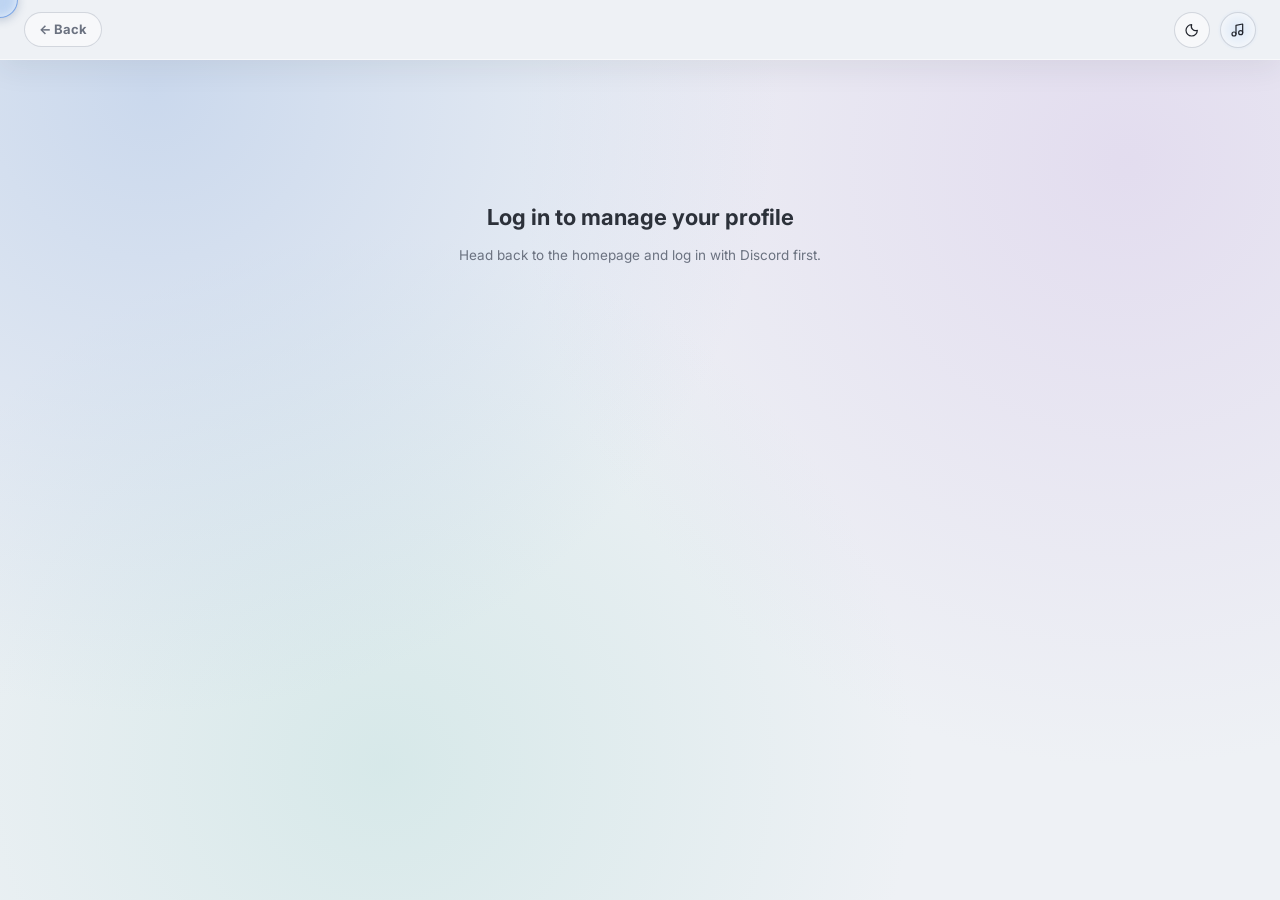
<file: profile.html>
<!DOCTYPE html>
<html lang="en">
<head>
  <meta charset="UTF-8" />
  <meta name="viewport" content="width=device-width, initial-scale=1.0" />
  <link rel="icon" type="image/png" href="assets/hunnids%20shape%20files/favicon-32.png">
  <title>hunnids* / profile</title>
  <style>
    @import url('https://fonts.googleapis.com/css2?family=Inter:wght@400;500;600;700;800&family=JetBrains+Mono:wght@400;500&display=swap');

    :root {
      --bg: #eef1f5; --bg-card: rgba(255,255,255,0.62); --bg-hover: rgba(255,255,255,0.85);
      --border: rgba(255,255,255,0.55); --border-hover: rgba(140,150,165,0.35);
      --text-primary: #2c313a; --text-secondary: #6b7280; --text-muted: #a4acb8;
      --brown-dim: #21242c; --brown-light: #707a8a;
      --shadow-soft: 0 8px 30px rgba(40,45,60,0.08); --shadow-pop: 0 14px 40px rgba(40,45,60,0.14);
    }
    * { box-sizing: border-box; margin: 0; padding: 0; }
    html { scroll-behavior: smooth; scrollbar-width: thin; scrollbar-color: var(--border-hover) transparent; }
    a { text-decoration: none; color: inherit; }
    body {
      background: var(--bg);
      background-image:
        radial-gradient(circle at 12% 10%, rgba(173,196,230,0.55) 0%, transparent 45%),
        radial-gradient(circle at 88% 18%, rgba(210,190,230,0.40) 0%, transparent 45%),
        radial-gradient(circle at 30% 85%, rgba(180,220,215,0.40) 0%, transparent 45%);
      background-attachment: fixed; color: var(--text-primary); font-family: 'Inter', sans-serif;
      font-size: 14px; line-height: 1.6; min-height: 100vh;
    }
    body.dark-mode {
      --bg: #0f1117; --bg-card: rgba(22,27,40,0.75); --bg-hover: rgba(30,36,54,0.9);
      --border: rgba(255,255,255,0.08); --border-hover: rgba(255,255,255,0.15);
      --text-primary: #e8eaf0; --text-secondary: #8892a4; --text-muted: #4a5268;
      --brown-dim: #c4d4f0; --brown-light: #5a7aaa;
      --shadow-soft: 0 8px 30px rgba(0,0,0,0.3); --shadow-pop: 0 14px 40px rgba(0,0,0,0.5);
    }

    .back-btn {
      display: flex; align-items: center; gap: 6px;
      font-weight: 700; font-size: 13px; color: var(--text-secondary);
      background: rgba(255,255,255,0.5); border: 1px solid var(--border-hover);
      padding: 6px 14px; border-radius: 20px; transition: all 0.15s;
    }
    .back-btn:hover { color: var(--brown-dim); background: rgba(255,255,255,0.9); }
    body.dark-mode .back-btn { background: rgba(255,255,255,0.06); border-color: rgba(255,255,255,0.12); }

    header {
      position: sticky; top: 0; background: var(--bg);
      backdrop-filter: blur(16px) saturate(160%);
      border-bottom: 1px solid var(--border);
      padding: 0 24px; height: 60px;
      display: flex; align-items: center; justify-content: space-between;
      z-index: 100; box-shadow: var(--shadow-soft);
    }
    body.dark-mode header { background: rgba(12,15,26,0.88); }
    .header-right { display: flex; align-items: center; gap: 10px; }
    .dark-toggle {
      width: 36px; height: 36px; border-radius: 50%;
      border: 1px solid var(--border-hover); background: rgba(255,255,255,0.5);
      color: var(--brown-dim); cursor: pointer; display: flex;
      align-items: center; justify-content: center; font-size: 16px; transition: all 0.2s;
      position: relative; overflow: visible;
    }
    .dark-toggle:hover { background: rgba(255,255,255,0.9); transform: scale(1.08); }
    body.dark-mode .dark-toggle { background: rgba(255,255,255,0.06); border-color: rgba(255,255,255,0.12); }

    body, body * { transition: background-color 0.35s ease, border-color 0.35s ease, color 0.25s ease; }

    .page-wrap { max-width: 720px; margin: 0 auto; padding: 40px 24px 80px; }

    .banner {
      height: 260px; border-radius: 28px; background: linear-gradient(135deg, #7f9cd4, #a893d8);
      background-size: cover; background-position: center; margin-bottom: -60px; box-shadow: var(--shadow-pop);
    }
    .profile-head { display: flex; align-items: flex-end; gap: 20px; padding: 0 24px; margin-bottom: 22px; }
    .avatar { width: 120px; height: 120px; border-radius: 50%; border: 6px solid var(--bg); object-fit: cover; background: var(--bg-card); box-shadow: var(--shadow-pop); }
    .profile-name { font-size: 30px; font-weight: 800; margin-bottom: 34px; letter-spacing: -0.5px; }
    .profile-name .slug { font-size: 13.5px; color: var(--text-muted); font-weight: 600; }

    .bio { padding: 0 24px; font-size: 14.5px; color: var(--text-secondary); margin-bottom: 24px; max-width: 500px; }

    .links-list { display: flex; flex-direction: column; gap: 10px; padding: 0 24px; margin-bottom: 36px; }
    .link-btn {
      display: flex; align-items: center; justify-content: center; padding: 15px; border-radius: 18px;
      background: linear-gradient(135deg, #7f9cd4, #a893d8); color: #fff;
      font-weight: 700; font-size: 14.5px; box-shadow: 0 8px 22px rgba(127,156,212,0.32); transition: transform 0.15s, box-shadow 0.15s;
    }
    .link-btn:hover { transform: translateY(-3px); box-shadow: 0 12px 28px rgba(127,156,212,0.42); }

    .section-label {
      display: flex; align-items: center; gap: 8px; font-size: 15px; font-weight: 700;
      color: var(--brown-dim); padding: 0 24px; margin-bottom: 14px;
    }
    .section-label::before { content: ''; width: 4px; height: 15px; border-radius: 3px; background: #e6672f; }
    .posts-grid { column-count: 3; column-gap: 10px; padding: 0 24px; }
    @media (max-width: 600px) { .posts-grid { column-count: 2; } }
    .post-thumb {
      break-inside: avoid; margin-bottom: 10px; border-radius: 14px; overflow: hidden;
      box-shadow: var(--shadow-soft); cursor: pointer;
    }
    .post-thumb img, .post-thumb video { width: 100%; display: block; }
    .posts-empty { padding: 0 20px; color: var(--text-muted); font-size: 13px; }

    .not-found { text-align: center; padding: 100px 20px; }
    .not-found h1 { font-size: 22px; margin-bottom: 10px; }
    .not-found p { color: var(--text-secondary); font-size: 13.5px; }

    /* editor (self-view only) */
    .editor-toggle {
      display: block; text-align: center; margin: 0 20px 24px; padding: 10px; border-radius: 14px;
      background: var(--brown-dim); color: #fff; font-weight: 700; font-size: 13px; cursor: pointer; border: none; width: calc(100% - 40px);
    }
    .editor {
      display: none; background: var(--bg-card); backdrop-filter: blur(14px) saturate(150%);
      border: 1px solid var(--border); border-radius: 20px; padding: 20px; margin: 0 20px 28px; box-shadow: var(--shadow-soft);
    }
    .editor.open { display: block; }
    .editor label { display: block; font-size: 11.5px; font-weight: 700; color: var(--brown-light); margin: 14px 0 5px; }
    .editor label:first-child { margin-top: 0; }
    .editor input, .editor textarea {
      width: 100%; border: 1px solid var(--border-hover); border-radius: 10px; background: var(--bg-hover);
      color: var(--text-primary); font-family: 'Inter', sans-serif; font-size: 13.5px; padding: 9px 12px;
    }
    .editor-link-row { display: flex; gap: 8px; margin-bottom: 6px; }
    .editor-link-row input { flex: 1; }
    .editor-link-remove { background: none; border: none; color: #d64545; font-weight: 700; cursor: pointer; padding: 0 8px; }
    .editor-add-link {
      margin-top: 6px; font-size: 12px; font-weight: 700; color: var(--brown-light); background: none;
      border: 1px dashed var(--border-hover); border-radius: 10px; padding: 7px; cursor: pointer; width: 100%;
    }
    .editor-save-btn {
      margin-top: 18px; width: 100%; padding: 11px; border-radius: 14px; background: var(--brown-dim);
      color: #fff; font-weight: 700; font-size: 13.5px; border: none; cursor: pointer;
    }
    .editor-status { font-size: 12px; margin-top: 8px; color: var(--text-muted); }
    .editor-banner-preview { width: 100%; height: 100px; border-radius: 10px; object-fit: cover; margin-top: 6px; background: var(--bg-hover); }
  </style>
</head>
<body>

<header>
  <a class="back-btn" href="index.html">← Back</a>
  <div class="header-right">
    <button class="dark-toggle" onclick="toggleDark()" id="dark-toggle" title="Toggle dark mode">
      <svg class="theme-icon theme-icon--moon" viewBox="0 0 24 24" width="16" height="16" fill="none" stroke="currentColor" stroke-width="1.8" stroke-linecap="round" stroke-linejoin="round"><path d="M20 12.5A8.5 8.5 0 1 1 11.5 4a6.5 6.5 0 0 0 8.5 8.5z"/></svg>
      <svg class="theme-icon theme-icon--sun" viewBox="0 0 24 24" width="16" height="16" fill="none" stroke="currentColor" stroke-width="1.8" stroke-linecap="round" stroke-linejoin="round" style="display:none"><circle cx="12" cy="12" r="4"/><path d="M12 2v2M12 20v2M4 12H2M22 12h-2M5 5l1.4 1.4M17.6 17.6L19 19M19 5l-1.4 1.4M6.4 17.6L5 19"/></svg>
    </button>
    <button class="dark-toggle" onclick="toggleMusic()" id="music-toggle" title="Now playing">
      <svg viewBox="0 0 24 24" width="16" height="16" fill="none" stroke="currentColor" stroke-width="1.8" stroke-linecap="round" stroke-linejoin="round"><path d="M9 18V5l10-2v13"/><circle cx="6" cy="18" r="3"/><circle cx="16" cy="16" r="3"/></svg>
    </button>
  </div>
</header>

<div class="page-wrap" id="page-wrap">
  <div style="text-align:center; padding:100px 0; color:var(--text-muted);">Loading...</div>
</div>

<script>
  const API_BASE = 'https://hunnids-discord-bot.onrender.com';
  const TOKEN_KEY = 'hunnids_token';
  const token = localStorage.getItem(TOKEN_KEY);

  function decodeJwtPayload(t) {
    try { return JSON.parse(atob(t.split('.')[1])); } catch (e) { return null; }
  }
  function escapeHtml(str) {
    return (str || '').replace(/[&<>"']/g, c => ({'&':'&amp;','<':'&lt;','>':'&gt;','"':'&quot;',"'":'&#39;'}[c]));
  }
  function authHeaders(extra) {
    const h = Object.assign({}, extra);
    if (token) h['Authorization'] = `Bearer ${token}`;
    return h;
  }

  const currentUser = token ? decodeJwtPayload(token) : null;
  const params = new URLSearchParams(location.search);
  const slugParam = params.get('u');

  const wrap = document.getElementById('page-wrap');

  function renderPostsGrid(posts) {
    if (posts.length === 0) return '<div class="posts-empty">Nothing posted yet.</div>';
    return `<div class="posts-grid">${posts.map(p => {
      const isVideo = p.media_type === 'video';
      const media = isVideo
        ? `<video src="${p.image_url}" muted preload="metadata"></video>`
        : (p.media_type === 'link' ? '' : `<img src="${p.image_url}" alt="" loading="lazy" />`);
      return media ? `<a class="post-thumb" href="edit-wall.html">${media}</a>` : '';
    }).join('')}</div>`;
  }

  async function loadPostsFor(discordId) {
    try {
      const res = await fetch(`${API_BASE}/api/posts?author=${discordId}&offset=0`);
      const data = await res.json();
      return data.posts || [];
    } catch (e) {
      return [];
    }
  }

  function renderViewMode(profile, isOwnProfile) {
    wrap.innerHTML = `
      <div class="banner" style="${profile.banner_url ? `background-image:url(${profile.banner_url})` : ''}"></div>
      <div class="profile-head">
        <img class="avatar" src="${profile.avatar_url || ''}" alt="" />
        <div class="profile-name">${escapeHtml(profile.display_name || profile.username_slug)}<br><span class="slug">@${escapeHtml(profile.username_slug)}</span></div>
      </div>
      ${profile.bio ? `<div class="bio">${escapeHtml(profile.bio)}</div>` : ''}
      ${profile.links && profile.links.length ? `
        <div class="links-list">
          ${profile.links.map(l => `<a class="link-btn" href="${l.url}" target="_blank">${escapeHtml(l.label)}</a>`).join('')}
        </div>` : ''}
      ${isOwnProfile ? `<button class="editor-toggle" id="editor-toggle-btn">Edit profile</button>` : ''}
      <div id="editor-mount"></div>
      <div class="section-label">// their edits</div>
      <div id="posts-mount" class="posts-empty">Loading their edits...</div>
    `;

    if (isOwnProfile) {
      document.getElementById('editor-toggle-btn').addEventListener('click', () => {
        renderEditor(profile);
      });
    }

    // Posts load separately, after the profile itself is already
    // visible - no reason to make someone stare at a blank page just
    // because the posts fetch happens to be slow.
    loadPostsFor(profile.discord_id).then(posts => {
      const mount = document.getElementById('posts-mount');
      if (mount) mount.outerHTML = renderPostsGrid(posts);
    });
  }

  function renderNotFound(canCreate) {
    wrap.innerHTML = `
      <div class="not-found">
        <h1>Profile not found</h1>
        <p>${canCreate ? "You haven't created a profile yet." : "This username doesn't exist."}</p>
        ${canCreate ? `<button class="editor-toggle" style="max-width:220px; margin:20px auto 0;" id="create-btn">Create your profile</button>` : ''}
      </div>
      <div id="editor-mount"></div>
    `;
    if (canCreate) {
      document.getElementById('create-btn').addEventListener('click', () => renderEditor(null));
    }
  }

  function renderEditor(profile) {
    const p = profile || {};
    const links = (p.links && p.links.length ? p.links : [{ label: '', url: '' }]);

    document.getElementById('editor-mount').innerHTML = `
      <div class="editor open">
        <label>Username slug</label>
        <input id="ed-slug" value="${escapeHtml(p.username_slug || '')}" placeholder="e.g. kashmoney" />

        <label>Bio</label>
        <textarea id="ed-bio" rows="3" maxlength="300">${escapeHtml(p.bio || '')}</textarea>

        <label>Banner image</label>
        <input type="file" id="ed-banner-file" accept="image/png,image/jpeg,image/webp,image/gif" />
        <img class="editor-banner-preview" id="ed-banner-preview" src="${p.banner_url || ''}" style="${p.banner_url ? '' : 'display:none'}" />

        <label>Links</label>
        <div id="ed-links-list"></div>
        <button type="button" class="editor-add-link" id="ed-add-link">+ Add another link</button>

        <button type="button" class="editor-save-btn" id="ed-save-btn">Save profile</button>
        <div class="editor-status" id="ed-status"></div>
      </div>
    `;

    const linksList = document.getElementById('ed-links-list');
    function renderLinkRows(items) {
      linksList.innerHTML = items.map((l, i) => `
        <div class="editor-link-row" data-index="${i}">
          <input class="ed-link-label" placeholder="Label (e.g. YouTube)" value="${escapeHtml(l.label || '')}" />
          <input class="ed-link-url" placeholder="https://..." value="${escapeHtml(l.url || '')}" />
          <button type="button" class="editor-link-remove" data-remove="${i}">✕</button>
        </div>
      `).join('');
      linksList.querySelectorAll('[data-remove]').forEach(btn => {
        btn.addEventListener('click', () => {
          const idx = Number(btn.dataset.remove);
          items.splice(idx, 1);
          if (items.length === 0) items.push({ label: '', url: '' });
          renderLinkRows(items);
        });
      });
    }
    renderLinkRows(links);

    document.getElementById('ed-add-link').addEventListener('click', () => {
      if (links.length >= 8) return;
      links.push({ label: '', url: '' });
      renderLinkRows(links);
    });

    // Banner upload - reuses the exact same R2 presign+PUT flow as
    // Edit Wall image posts, just stores the resulting URL as the
    // profile's banner instead of a post.
    let pendingBannerUrl = p.banner_url || null;
    document.getElementById('ed-banner-file').addEventListener('change', async (e) => {
      const file = e.target.files[0];
      if (!file) return;
      const statusEl = document.getElementById('ed-status');
      statusEl.textContent = 'Uploading banner...';
      try {
        const presignRes = await fetch(`${API_BASE}/api/uploads/presign`, {
          method: 'POST',
          headers: authHeaders({ 'Content-Type': 'application/json' }),
          body: JSON.stringify({ content_type: file.type }),
        });
        const presignData = await presignRes.json();
        if (!presignRes.ok) throw new Error(presignData.error || 'upload permission failed');

        const uploadRes = await fetch(presignData.upload_url, {
          method: 'PUT', headers: { 'Content-Type': file.type }, body: file,
        });
        if (!uploadRes.ok) throw new Error('upload to storage failed');

        pendingBannerUrl = presignData.public_url;
        const preview = document.getElementById('ed-banner-preview');
        preview.src = pendingBannerUrl;
        preview.style.display = 'block';
        statusEl.textContent = 'Banner uploaded - remember to hit Save below.';
      } catch (err) {
        statusEl.textContent = 'Error: ' + err.message;
      }
    });

    document.getElementById('ed-save-btn').addEventListener('click', async () => {
      const statusEl = document.getElementById('ed-status');
      const rows = Array.from(linksList.querySelectorAll('.editor-link-row'));
      const finalLinks = rows.map(row => ({
        label: row.querySelector('.ed-link-label').value.trim(),
        url: row.querySelector('.ed-link-url').value.trim(),
      })).filter(l => l.label && l.url);

      const body = {
        username_slug: document.getElementById('ed-slug').value.trim().toLowerCase(),
        bio: document.getElementById('ed-bio').value.trim(),
        links: finalLinks,
        banner_url: pendingBannerUrl,
      };

      statusEl.textContent = 'Saving...';
      try {
        const res = await fetch(`${API_BASE}/api/profiles/me`, {
          method: 'POST',
          headers: authHeaders({ 'Content-Type': 'application/json' }),
          body: JSON.stringify(body),
        });
        const data = await res.json();
        if (!res.ok) throw new Error(data.error || 'could not save profile');

        statusEl.textContent = 'Saved! Reloading...';
        location.href = `profile.html?u=${encodeURIComponent(data.username_slug)}`;
      } catch (err) {
        statusEl.textContent = 'Error: ' + err.message;
      }
    });
  }

  async function init() {
    if (slugParam) {
      // Viewing someone's profile (or your own, if the slug matches you)
      const res = await fetch(`${API_BASE}/api/profiles/${encodeURIComponent(slugParam)}`);
      if (!res.ok) return renderNotFound(false);
      const data = await res.json();
      const profile = data.profile;
      const isOwnProfile = currentUser && currentUser.discord_id === profile.discord_id;
      renderViewMode(profile, isOwnProfile);
      return;
    }

    // No ?u= param - "manage my profile" mode
    if (!token) {
      wrap.innerHTML = `
        <div class="not-found">
          <h1>Log in to manage your profile</h1>
          <p>Head back to the homepage and log in with Discord first.</p>
        </div>`;
      return;
    }
    const res = await fetch(`${API_BASE}/api/profiles/me`, { headers: authHeaders() });
    const data = await res.json();
    if (!data.profile) return renderNotFound(true);
    renderViewMode(data.profile, true);
  }

  init();

  function toggleDark() {
    const isDark = document.body.classList.toggle('dark-mode');
    localStorage.setItem('hunnids-theme', isDark ? 'dark' : 'light');
    setThemeIcon(isDark);
  }
  function setThemeIcon(isDark) {
    const btn = document.getElementById('dark-toggle');
    if (!btn) return;
    btn.querySelector('.theme-icon--moon').style.display = isDark ? 'none' : 'block';
    btn.querySelector('.theme-icon--sun').style.display = isDark ? 'block' : 'none';
  }
  if (localStorage.getItem('hunnids-theme') === 'dark') {
    document.body.classList.add('dark-mode');
    setThemeIcon(true);
  }
  function toggleMusic() {
    if (window.HunnidsMiniplayer) window.HunnidsMiniplayer.toggle();
  }
</script>

<script src="sounds.js"></script>
<script src="music.js"></script>
<script src="miniplayer.js"></script>
<script src="cursor.js"></script>

</body>
</html>
</file>
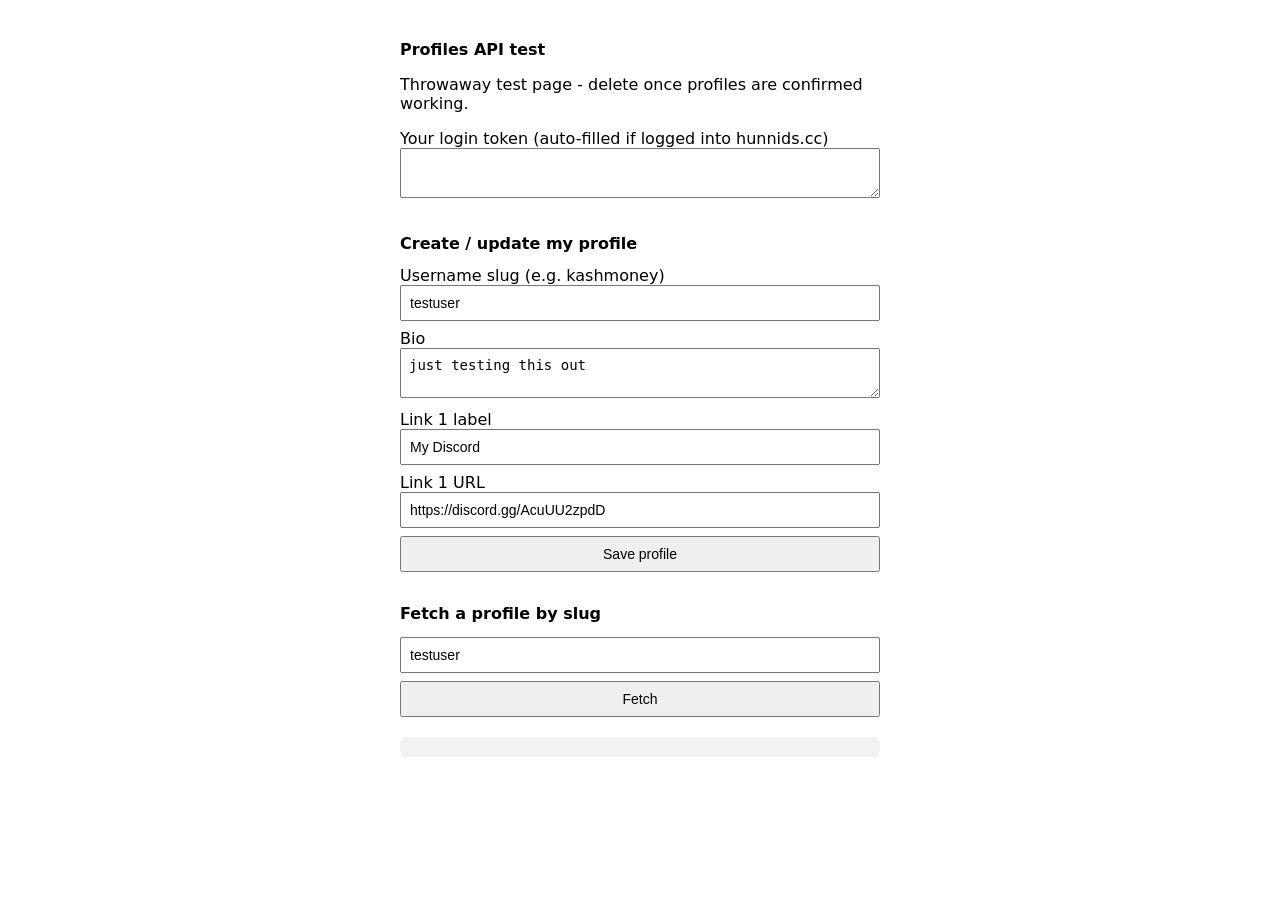
<file: test-profile.html>
<!DOCTYPE html>
<html lang="en">
<head>
<meta charset="UTF-8" />
<title>hunnids* / profiles API test</title>
<style>
  body { font-family: system-ui, sans-serif; max-width: 480px; margin: 40px auto; padding: 0 20px; }
  h1, h2 { font-size: 16px; margin-top: 24px; }
  input, button, textarea { font-size: 14px; padding: 8px; width: 100%; box-sizing: border-box; margin-bottom: 8px; }
  button { cursor: pointer; }
  #status { white-space: pre-wrap; font-family: monospace; font-size: 12px; background: #f2f2f2; padding: 10px; border-radius: 6px; margin-top: 12px; }
</style>
</head>
<body>

<h1>Profiles API test</h1>
<p>Throwaway test page - delete once profiles are confirmed working.</p>

<label>Your login token (auto-filled if logged into hunnids.cc)</label>
<textarea id="token" rows="2"></textarea>

<h2>Create / update my profile</h2>
<label>Username slug (e.g. kashmoney)</label>
<input id="slug" value="testuser" />
<label>Bio</label>
<textarea id="bio" rows="2">just testing this out</textarea>
<label>Link 1 label</label>
<input id="link-label" value="My Discord" />
<label>Link 1 URL</label>
<input id="link-url" value="https://discord.gg/AcuUU2zpdD" />
<button id="save-btn">Save profile</button>

<h2>Fetch a profile by slug</h2>
<input id="fetch-slug" value="testuser" />
<button id="fetch-btn">Fetch</button>

<div id="status"></div>

<script>
  const API_BASE = 'https://hunnids-discord-bot.onrender.com';
  const tokenEl = document.getElementById('token');
  const stored = localStorage.getItem('hunnids_token');
  if (stored) tokenEl.value = stored;

  const statusEl = document.getElementById('status');
  function log(label, data) {
    statusEl.textContent = `${label}\n` + JSON.stringify(data, null, 2);
  }

  document.getElementById('save-btn').addEventListener('click', async () => {
    const token = tokenEl.value.trim();
    if (!token) return log('Error', 'Paste your login token first.');

    const body = {
      username_slug: document.getElementById('slug').value.trim(),
      bio: document.getElementById('bio').value.trim(),
      links: [{
        label: document.getElementById('link-label').value.trim(),
        url: document.getElementById('link-url').value.trim(),
      }],
    };

    try {
      const res = await fetch(`${API_BASE}/api/profiles/me`, {
        method: 'POST',
        headers: { Authorization: `Bearer ${token}`, 'Content-Type': 'application/json' },
        body: JSON.stringify(body),
      });
      const data = await res.json();
      log(`Save response (status ${res.status}):`, data);
    } catch (err) {
      log('Save failed:', err.message);
    }
  });

  document.getElementById('fetch-btn').addEventListener('click', async () => {
    const slug = document.getElementById('fetch-slug').value.trim();
    try {
      const res = await fetch(`${API_BASE}/api/profiles/${slug}`);
      const data = await res.json();
      log(`Fetch response (status ${res.status}):`, data);
    } catch (err) {
      log('Fetch failed:', err.message);
    }
  });
</script>

</body>
</html>
</file>
